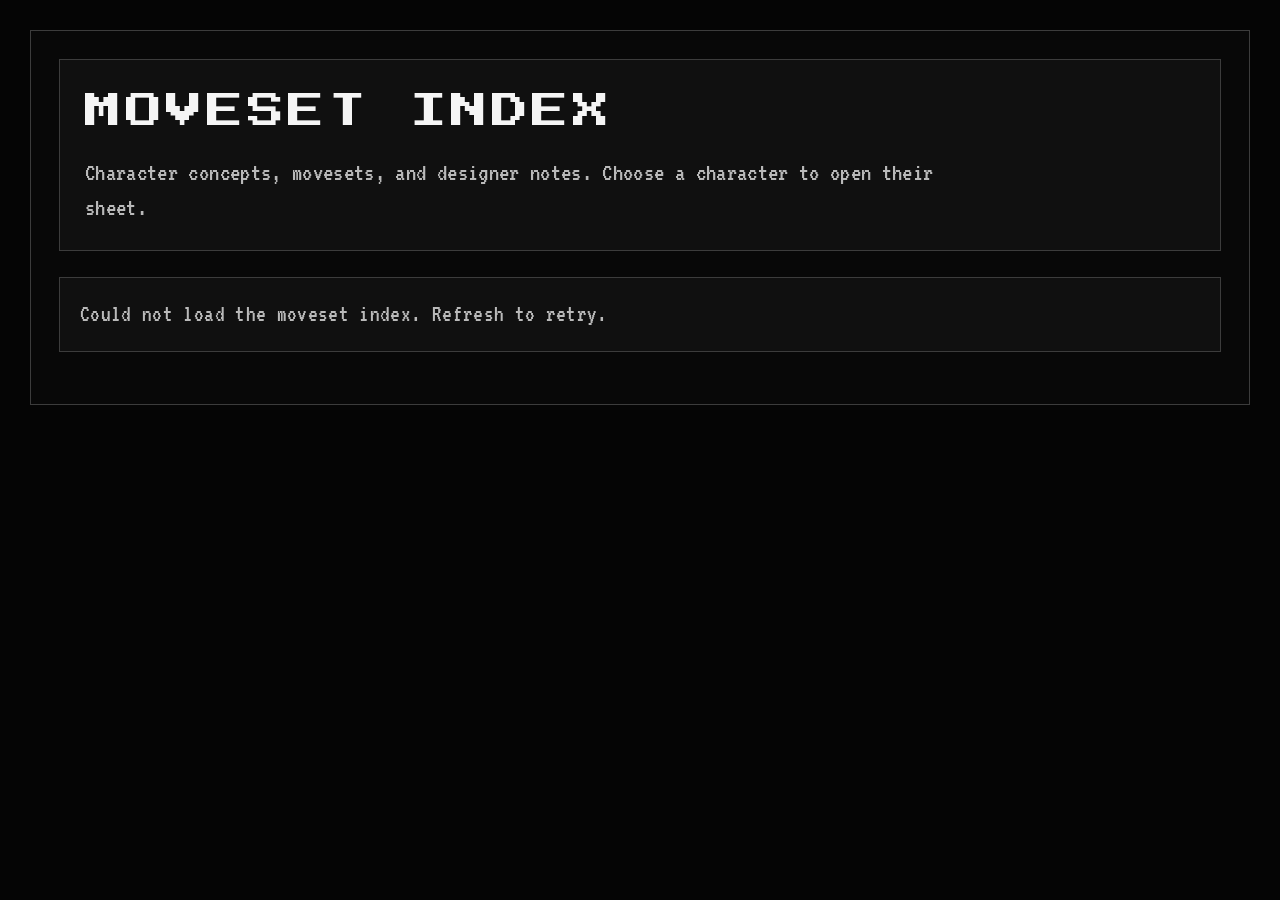
<file: index.html>
<!DOCTYPE html>
<html lang="en">
<head>
  <meta charset="UTF-8">
  <meta name="viewport" content="width=device-width, initial-scale=1.0">
  <title>Moveset Index</title>
  <!-- LINK PREVIEW: shown when this URL is shared in Discord or other sites.
       Keep these values in sync with the page title, description, and cover.
       Image and page URLs must be full public https:// URLs. -->
  <link rel="canonical" href="https://margeshy.github.io/geshy-concepts/index.html">
  <meta property="og:type" content="website">
  <meta property="og:site_name" content="Geshy Concepts">
  <meta property="og:title" content="Moveset Index">
  <meta property="og:description" content="Character concepts, movesets, and designer notes for Titan Bash and Shonen Unleashed.">
  <meta property="og:url" content="https://margeshy.github.io/geshy-concepts/index.html">
  <meta property="og:image" content="https://margeshy.github.io/geshy-concepts/rosters/Titan%20Bash/chars/kong/assets/kong-cover.png">
  <meta property="og:image:alt" content="Kong holding a glowing blue axe">
  <meta name="twitter:card" content="summary_large_image">
  <meta name="twitter:title" content="Moveset Index">
  <meta name="twitter:description" content="Character concepts, movesets, and designer notes for Titan Bash and Shonen Unleashed.">
  <meta name="twitter:image" content="https://margeshy.github.io/geshy-concepts/rosters/Titan%20Bash/chars/kong/assets/kong-cover.png">
  <meta name="twitter:image:alt" content="Kong holding a glowing blue axe">

  <meta name="description" content="Character concepts, movesets, and designer notes for Titan Bash and Shonen Unleashed.">
  <!-- Shared appearance: edit index.css. Character discovery: index.js. -->
  <link rel="stylesheet" href="index.css?v=2">
  <script src="index.js?v=2" defer></script>
</head>
<body>
  <main class="shell">
    <section class="intro">
      <h1>Moveset Index</h1>
      <p>Character concepts, movesets, and designer notes. Choose a character to open their sheet.</p>
    </section>

    <!-- Cards are read from each character’s index.html, including its cover and stats. -->
    <div id="game-list" aria-live="polite">
      <div class="empty-state">Loading movesets...</div>
    </div>
  </main>

  <noscript>Enable JavaScript to load the character list.</noscript>
</body>
</html>
</file>
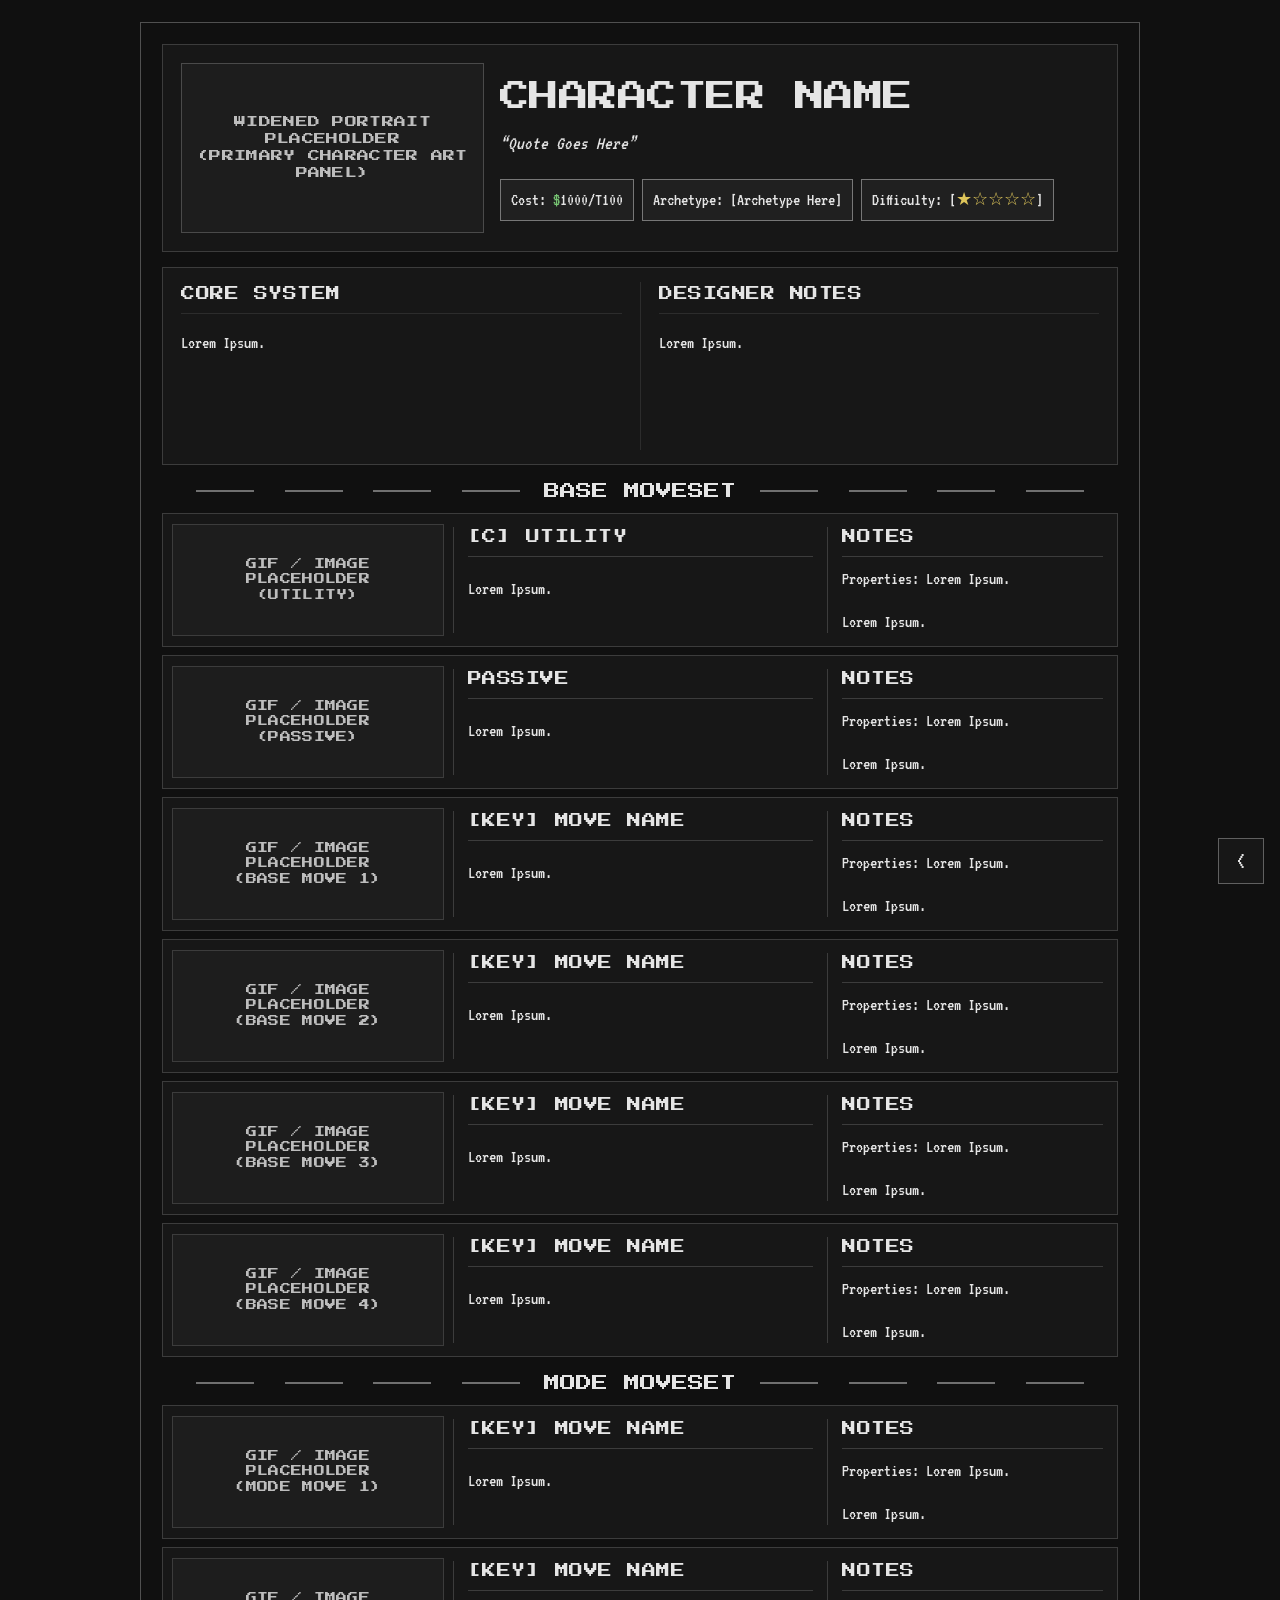
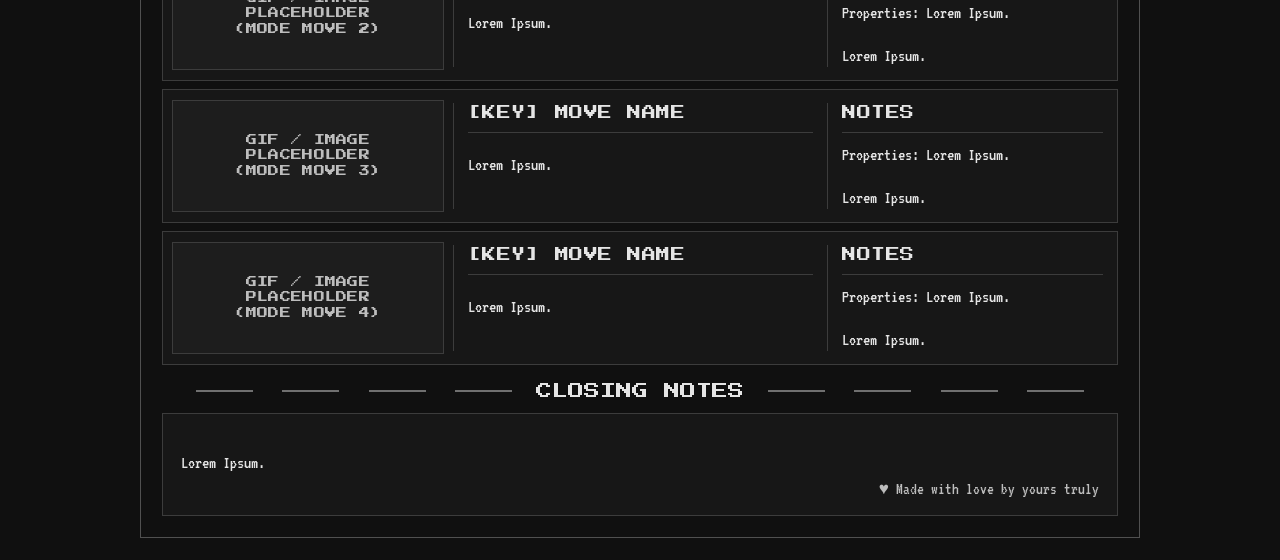
<file: templates/character/index.html>
<!DOCTYPE html>
<html lang="en">
  <!--
  HELLO! THIS IS YOUR CHARACTER SHEET.
  1. Open this file in a text editor. Save it, then refresh it in your browser.
  2. Words between tags are the text you can change:
  <p>Your words here.</p>
  Keep the tags (the parts inside < and >). Use &amp; for & and &lt; for <.
  3. Look for START and END labels. Copy, move, or delete a whole labeled box.
  Utility, passive, and attack boxes all belong inside a move-list.
  The list adds equal gaps automatically; deleted boxes leave no empty slots.
  4. Copy a whole labeled section to add a new section. Give its heading id and
  aria-labelledby the same NEW name, such as special-title. IDs must be unique.
  BOX COLORS: put box-base or box-mode on the whole attack box:
  <article class="move panel box-base"> or <article class="move panel box-mode">.
  One class colors its headings, NOTES heading, media frame, and borders.
  Paragraphs stay neutral. Change the box class when moving between movesets.
  Set --color-base / --border-base and --color-mode / --border-mode in styles.css.
  For individual text outside boxes, use color-accent, color-base, or color-mode.
  5. Put pictures, GIFs, videos, or songs in assets/. See MEDIA HELP below.
  6. Open styles.css for colors, fonts, spacing, and layout. No tools to install!
  Keep this HTML, styles.css, and assets/ together when moving the sheet.
  Comments like this one are little notes. They do not show on the page.
  -->
  <head>
    <meta charset="utf-8">
    <meta name="viewport" content="width=device-width, initial-scale=1">
    <meta name="description" content="Retro fighting-game character concept sheet.">
    <!-- Browser-tab name: edit the words below. -->
    <title>Character Name — Character Concept Sheet</title>
  <!-- LINK PREVIEW: before publishing, replace YOUR-GAME and YOUR-CHARACTER
       in the full URLs below, and set the title, description, and cover filename.
       Save a real cover in assets/cover.png. Social previews read these tags
       directly from this HTML; they do not run JavaScript. -->
  <meta property="og:type" content="website">
  <meta property="og:site_name" content="Geshy Concepts">
  <meta property="og:title" content="Character Name — Character Concept Sheet">
  <meta property="og:description" content="Write a short description of your character concept.">
  <!-- Uncomment after replacing the example paths:
  <meta property="og:url" content="https://margeshy.github.io/geshy-concepts/YOUR-GAME/chars/YOUR-CHARACTER/">
  <meta property="og:image" content="https://margeshy.github.io/geshy-concepts/YOUR-GAME/chars/YOUR-CHARACTER/assets/cover.png">
  <meta property="og:image:alt" content="Describe your character cover">
  -->
  <meta name="twitter:card" content="summary_large_image">
    <!-- Change colors, fonts, and spacing in styles.css. -->
    <link rel="stylesheet" href="styles.css">
  </head>
  <body>
    <!--
    MEDIA HELP: keep the surrounding div class="media" and replace its span.
    Picture or GIF: <img src="assets/my-picture.gif" alt="Describe the picture">
    Video: <video src="assets/my-video.mp4" controls playsinline></video>
    Song with its own player: <audio src="assets/my-song.mp3" controls></audio>
    Change each example filename to your file's name. Copy the tag to add media.
    For a side-by-side layout, use another whole box instead of squeezing media in.
    Delete the img/video/audio tag to remove it; add a span for placeholder words.
    Delete a move's media div, or empty it, to let its text fill the available width.
    To link other files, put <a href="assets/my-file.pdf">Open file</a> in a paragraph.
    Background music uses the separate MUSIC SOURCE near the end of this file.
    -->
    <main class="sheet">
      <!-- START CHARACTER HEADER: portrait, name, quote, cost, archetype, difficulty. -->
      <header class="character-header panel">
        <div class="media portrait">
          <!-- MEDIA: replace the whole span below; see MEDIA HELP at the top of body. -->
          <span>WIDENED PORTRAIT<br>PLACEHOLDER<br>(PRIMARY CHARACTER ART<br>PANEL)</span>
        </div>
        <div class="character-info">
          <!-- TEXT: edit the name, quote, and facts below. Update the star aria-label too. -->
          <h1 class="color-accent">CHARACTER NAME</h1>
          <p class="quote">“Quote Goes Here”</p>
          <div class="stats" aria-label="Character details">
            <div class="stat">Cost: <span class="currency">$</span>1000/T100</div>
            <div class="stat">Archetype: [Archetype Here]</div>
            <div class="stat">Difficulty: [<span class="difficulty" aria-label="1 out of 5 stars">★☆☆☆☆</span>]</div>
          </div>
        </div>
      </header>
      <!-- END CHARACTER HEADER -->
      <!-- START OVERVIEW: edit the headings and paragraphs in the two columns. -->
      <section class="overview panel" aria-label="Overview">
        <div class="overview-column">
          <h3 class="color-accent">CORE SYSTEM</h3>
          <p>Lorem Ipsum.</p>
        </div>
        <div class="overview-column">
          <h3 class="color-accent">DESIGNER NOTES</h3>
          <p>Lorem Ipsum.</p>
        </div>
      </section>
      <!-- END OVERVIEW -->
      <!-- START BASE SECTION: copy through the matching END label. -->
      <section aria-labelledby="base-title">
        <div class="section-title">
          <span class="segments" aria-hidden="true"><i></i><i></i><i></i><i></i></span>
          <h2 id="base-title" class="color-base">BASE MOVESET</h2>
          <span class="segments" aria-hidden="true"><i></i><i></i><i></i><i></i></span>
        </div>
        <!-- Keep all attack boxes inside this list. It spaces them automatically.
             Delete a whole START BOX through END BOX to close the gap.
             Paste a copied box before another START BOX or after an END BOX.
             Keep the list's opening and closing div tags. -->
        <div class="move-list">
          <!-- START BOX: UTILITY. Copy, move, or delete through END BOX. -->
          <article class="move panel box-base" aria-label="UTILITY">
            <div class="media ">
              <!-- MEDIA: replace the whole span below; see MEDIA HELP at the top of body. -->
              <span>GIF / IMAGE<br>PLACEHOLDER<br>(UTILITY)</span>
            </div>
            <div class="move-copy">
              <!-- TEXT: move name and description. Add another p for another paragraph. -->
              <h3>[C] UTILITY</h3>
              <div class="move-body">
              <p>Lorem Ipsum.</p>
                          </div>
            </div>
            <aside class="move-notes" aria-label="Move notes">
              <h3>NOTES</h3>
              <div class="move-body">
              <p>Properties: Lorem Ipsum.</p>
              <p>Lorem Ipsum.</p>
                          </div>
            </aside>
          </article>
          <!-- END BOX: UTILITY -->
          <!-- START BOX: PASSIVE. Copy, move, or delete through END BOX. -->
          <article class="move panel box-base" aria-label="PASSIVE">
            <div class="media ">
              <!-- MEDIA: replace the whole span below; see MEDIA HELP at the top of body. -->
              <span>GIF / IMAGE<br>PLACEHOLDER<br>(PASSIVE)</span>
            </div>
            <div class="move-copy">
              <!-- TEXT: move name and description. Add another p for another paragraph. -->
              <h3>PASSIVE</h3>
              <div class="move-body">
              <p>Lorem Ipsum.</p>
                          </div>
            </div>
            <aside class="move-notes" aria-label="Move notes">
              <h3>NOTES</h3>
              <div class="move-body">
              <p>Properties: Lorem Ipsum.</p>
              <p>Lorem Ipsum.</p>
                          </div>
            </aside>
          </article>
          <!-- END BOX: PASSIVE -->
          <!-- START BOX: Base Move 1. Copy, move, or delete through END BOX. -->
          <article class="move panel box-base" aria-label="Base Move 1">
            <div class="media ">
              <!-- MEDIA: replace the whole span below; see MEDIA HELP at the top of body. -->
              <span>GIF / IMAGE<br>PLACEHOLDER<br>(BASE MOVE 1)</span>
            </div>
            <div class="move-copy">
              <!-- TEXT: move name and description. Add another p for another paragraph. -->
              <h3>[KEY] MOVE NAME</h3>
              <div class="move-body">
              <p>Lorem Ipsum.</p>
                          </div>
            </div>
            <aside class="move-notes" aria-label="Move notes">
              <h3>NOTES</h3>
              <div class="move-body">
              <p>Properties: Lorem Ipsum.</p>
              <p>Lorem Ipsum.</p>
                          </div>
            </aside>
          </article>
          <!-- END BOX: Base Move 1 -->
          <!-- START BOX: Base Move 2. Copy, move, or delete through END BOX. -->
          <article class="move panel box-base" aria-label="Base Move 2">
            <div class="media ">
              <!-- MEDIA: replace the whole span below; see MEDIA HELP at the top of body. -->
              <span>GIF / IMAGE<br>PLACEHOLDER<br>(BASE MOVE 2)</span>
            </div>
            <div class="move-copy">
              <!-- TEXT: move name and description. Add another p for another paragraph. -->
              <h3>[KEY] MOVE NAME</h3>
              <div class="move-body">
              <p>Lorem Ipsum.</p>
                          </div>
            </div>
            <aside class="move-notes" aria-label="Move notes">
              <h3>NOTES</h3>
              <div class="move-body">
              <p>Properties: Lorem Ipsum.</p>
              <p>Lorem Ipsum.</p>
                          </div>
            </aside>
          </article>
          <!-- END BOX: Base Move 2 -->
          <!-- START BOX: Base Move 3. Copy, move, or delete through END BOX. -->
          <article class="move panel box-base" aria-label="Base Move 3">
            <div class="media ">
              <!-- MEDIA: replace the whole span below; see MEDIA HELP at the top of body. -->
              <span>GIF / IMAGE<br>PLACEHOLDER<br>(BASE MOVE 3)</span>
            </div>
            <div class="move-copy">
              <!-- TEXT: move name and description. Add another p for another paragraph. -->
              <h3>[KEY] MOVE NAME</h3>
              <div class="move-body">
              <p>Lorem Ipsum.</p>
                          </div>
            </div>
            <aside class="move-notes" aria-label="Move notes">
              <h3>NOTES</h3>
              <div class="move-body">
              <p>Properties: Lorem Ipsum.</p>
              <p>Lorem Ipsum.</p>
                          </div>
            </aside>
          </article>
          <!-- END BOX: Base Move 3 -->
          <!-- START BOX: Base Move 4. Copy, move, or delete through END BOX. -->
          <article class="move panel box-base" aria-label="Base Move 4">
            <div class="media ">
              <!-- MEDIA: replace the whole span below; see MEDIA HELP at the top of body. -->
              <span>GIF / IMAGE<br>PLACEHOLDER<br>(BASE MOVE 4)</span>
            </div>
            <div class="move-copy">
              <!-- TEXT: move name and description. Add another p for another paragraph. -->
              <h3>[KEY] MOVE NAME</h3>
              <div class="move-body">
              <p>Lorem Ipsum.</p>
                          </div>
            </div>
            <aside class="move-notes" aria-label="Move notes">
              <h3>NOTES</h3>
              <div class="move-body">
              <p>Properties: Lorem Ipsum.</p>
              <p>Lorem Ipsum.</p>
                          </div>
            </aside>
          </article>
          <!-- END BOX: Base Move 4 -->
        </div>
      </section>
      <!-- END BASE SECTION -->
      <!-- START MODE SECTION: copy through the matching END label. -->
      <section aria-labelledby="mode-title">
        <div class="section-title">
          <span class="segments" aria-hidden="true"><i></i><i></i><i></i><i></i></span>
          <h2 id="mode-title" class="color-mode">MODE MOVESET</h2>
          <span class="segments" aria-hidden="true"><i></i><i></i><i></i><i></i></span>
        </div>
        <div class="move-list">
          <!-- START BOX: Mode Move 1. Copy, move, or delete through END BOX. -->
          <article class="move panel box-mode" aria-label="Mode Move 1">
            <div class="media ">
              <!-- MEDIA: replace the whole span below; see MEDIA HELP at the top of body. -->
              <span>GIF / IMAGE<br>PLACEHOLDER<br>(MODE MOVE 1)</span>
            </div>
            <div class="move-copy">
              <!-- TEXT: move name and description. Add another p for another paragraph. -->
              <h3>[KEY] MOVE NAME</h3>
              <div class="move-body">
              <p>Lorem Ipsum.</p>
                          </div>
            </div>
            <aside class="move-notes" aria-label="Move notes">
              <h3>NOTES</h3>
              <div class="move-body">
              <p>Properties: Lorem Ipsum.</p>
              <p>Lorem Ipsum.</p>
                          </div>
            </aside>
          </article>
          <!-- END BOX: Mode Move 1 -->
          <!-- START BOX: Mode Move 2. Copy, move, or delete through END BOX. -->
          <article class="move panel box-mode" aria-label="Mode Move 2">
            <div class="media ">
              <!-- MEDIA: replace the whole span below; see MEDIA HELP at the top of body. -->
              <span>GIF / IMAGE<br>PLACEHOLDER<br>(MODE MOVE 2)</span>
            </div>
            <div class="move-copy">
              <!-- TEXT: move name and description. Add another p for another paragraph. -->
              <h3>[KEY] MOVE NAME</h3>
              <div class="move-body">
              <p>Lorem Ipsum.</p>
                          </div>
            </div>
            <aside class="move-notes" aria-label="Move notes">
              <h3>NOTES</h3>
              <div class="move-body">
              <p>Properties: Lorem Ipsum.</p>
              <p>Lorem Ipsum.</p>
                          </div>
            </aside>
          </article>
          <!-- END BOX: Mode Move 2 -->
          <!-- START BOX: Mode Move 3. Copy, move, or delete through END BOX. -->
          <article class="move panel box-mode" aria-label="Mode Move 3">
            <div class="media ">
              <!-- MEDIA: replace the whole span below; see MEDIA HELP at the top of body. -->
              <span>GIF / IMAGE<br>PLACEHOLDER<br>(MODE MOVE 3)</span>
            </div>
            <div class="move-copy">
              <!-- TEXT: move name and description. Add another p for another paragraph. -->
              <h3>[KEY] MOVE NAME</h3>
              <div class="move-body">
              <p>Lorem Ipsum.</p>
                          </div>
            </div>
            <aside class="move-notes" aria-label="Move notes">
              <h3>NOTES</h3>
              <div class="move-body">
              <p>Properties: Lorem Ipsum.</p>
              <p>Lorem Ipsum.</p>
                          </div>
            </aside>
          </article>
          <!-- END BOX: Mode Move 3 -->
          <!-- START BOX: Mode Move 4. Copy, move, or delete through END BOX. -->
          <article class="move panel box-mode" aria-label="Mode Move 4">
            <div class="media ">
              <!-- MEDIA: replace the whole span below; see MEDIA HELP at the top of body. -->
              <span>GIF / IMAGE<br>PLACEHOLDER<br>(MODE MOVE 4)</span>
            </div>
            <div class="move-copy">
              <!-- TEXT: move name and description. Add another p for another paragraph. -->
              <h3>[KEY] MOVE NAME</h3>
              <div class="move-body">
              <p>Lorem Ipsum.</p>
                          </div>
            </div>
            <aside class="move-notes" aria-label="Move notes">
              <h3>NOTES</h3>
              <div class="move-body">
              <p>Properties: Lorem Ipsum.</p>
              <p>Lorem Ipsum.</p>
                          </div>
            </aside>
          </article>
          <!-- END BOX: Mode Move 4 -->
        </div>
      </section>
      <!-- END MODE SECTION -->
      <!-- START CLOSING SECTION: copy through the matching END label. -->
      <section aria-labelledby="closing-title">
        <div class="section-title">
          <span class="segments" aria-hidden="true"><i></i><i></i><i></i><i></i></span>
          <h2 id="closing-title" class="color-accent">CLOSING NOTES</h2>
          <span class="segments" aria-hidden="true"><i></i><i></i><i></i><i></i></span>
        </div>
        <div class="closing panel">
          <p>Lorem Ipsum.</p>
          <footer class="signature">♥ Made with love by yours truly</footer>
        </div>
      </section>
      <!-- END CLOSING SECTION -->
    </main>
    <!-- MUSIC: starts collapsed. Click the arrow to show the player.
         To add a song, edit the source src below, e.g. assets/theme.mp3.
         Closing the panel keeps music playing. Pause it in the player to stop. -->
    <details class="music-panel">
      <summary aria-label="Expand or collapse music player">
        <span class="music-expand" aria-hidden="true">&lt;</span>
        <span class="music-collapse" aria-hidden="true">&gt;</span>
      </summary>
      <div class="music-content">
        <button id="music-play" type="button" aria-controls="music" aria-pressed="false">Play</button>
        <label for="music-volume">Vol</label>
        <input id="music-volume" type="range" min="0" max="1" step="0.05" value="1" aria-label="Music volume">
        <span id="music-message" role="status"></span>
        <audio id="music" hidden aria-label="Background music" loop preload="none"><source src="" type="audio/mpeg"></audio>
      </div>
    </details>

    <script>
      // Music controls: the song path stays in the audio source above.
      const music = document.getElementById('music');
      const play = document.getElementById('music-play');
      const volume = document.getElementById('music-volume');
      const message = document.getElementById('music-message');
      volume.addEventListener('input', () => { music.volume = Number(volume.value); });
      music.volume = Number(volume.value);
      function updatePlayback() {
        play.textContent = music.paused ? 'Play' : 'Pause';
        play.setAttribute('aria-pressed', String(!music.paused));
      }
      music.addEventListener('play', updatePlayback);
      music.addEventListener('pause', updatePlayback);
      play.addEventListener('click', async () => {
        if (!music.paused) { music.pause(); return; }
        message.textContent = '';
        if (!music.querySelector('source').getAttribute('src').trim()) {
          message.textContent = 'No song added yet.';
          return;
        }
        try { await music.play(); }
        catch { message.textContent = 'Could not play this song.'; }
      });
    </script>
  </body>
</html>
</file>
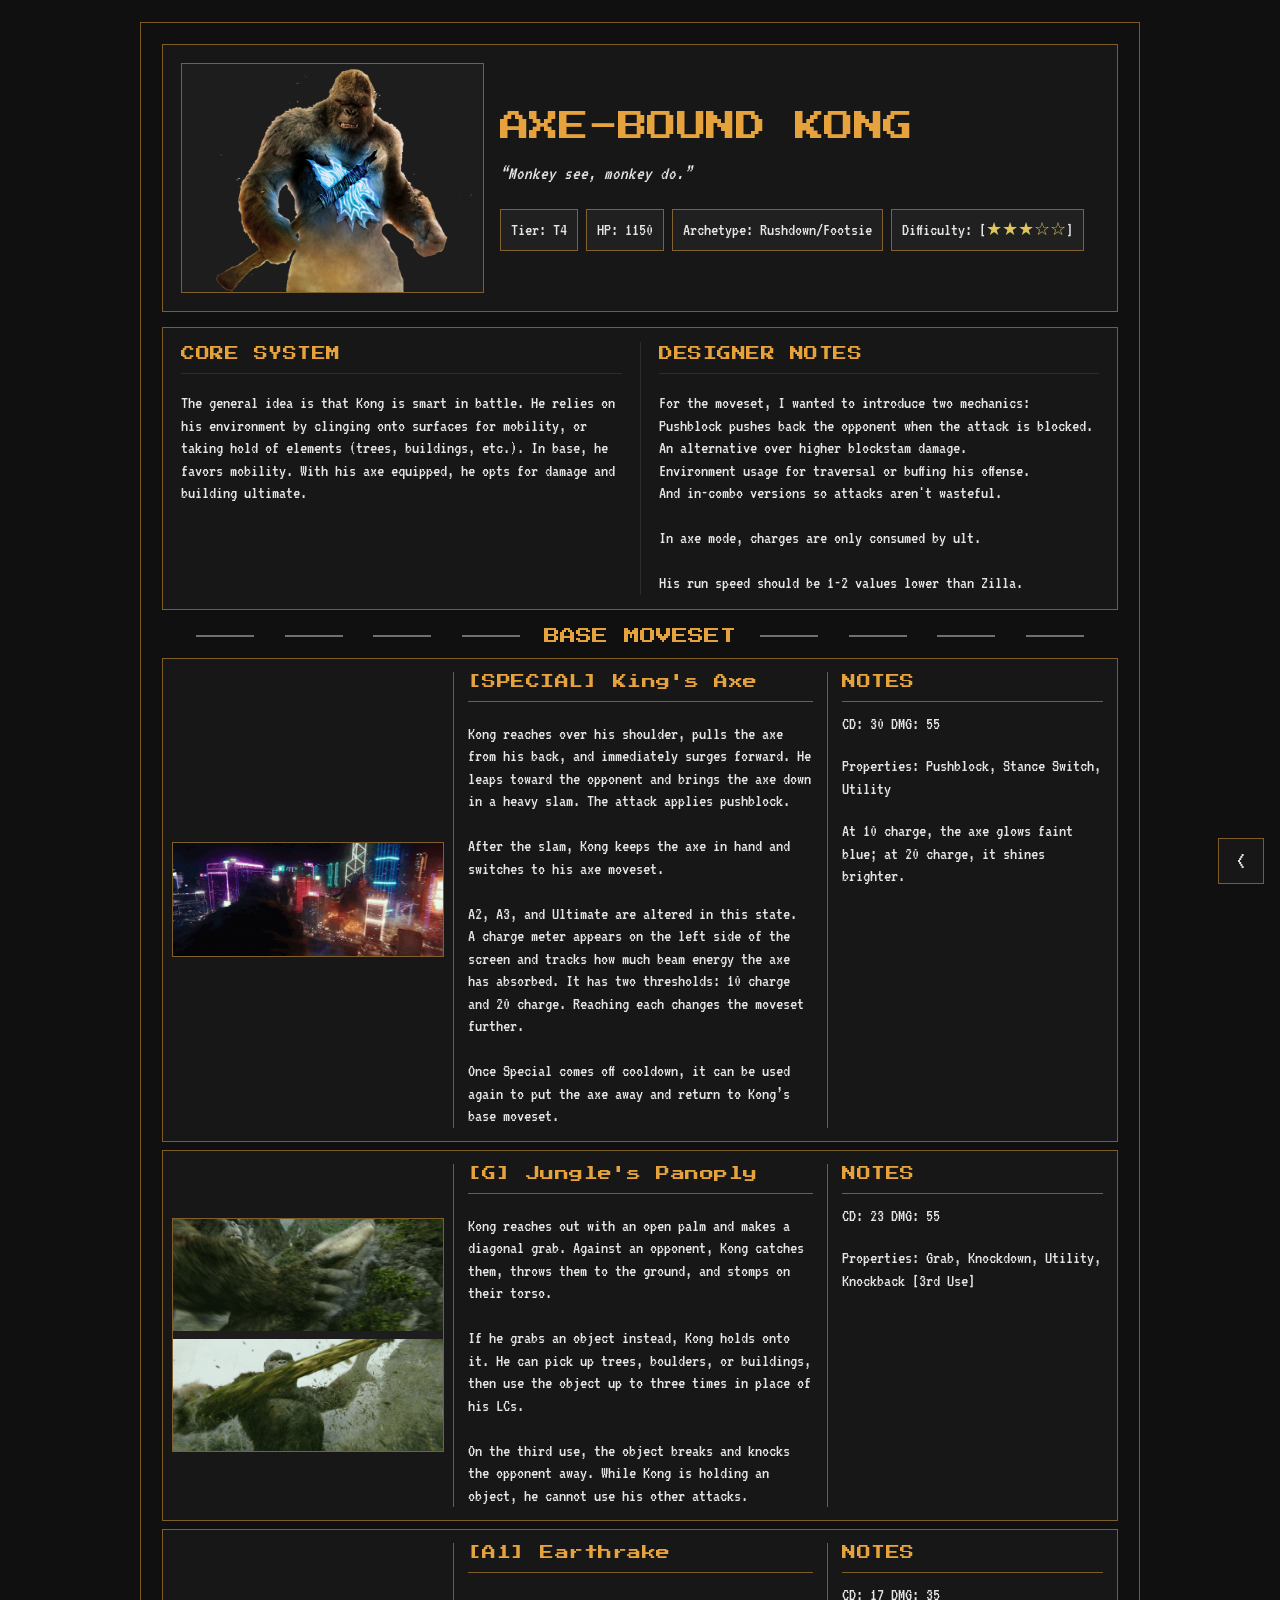
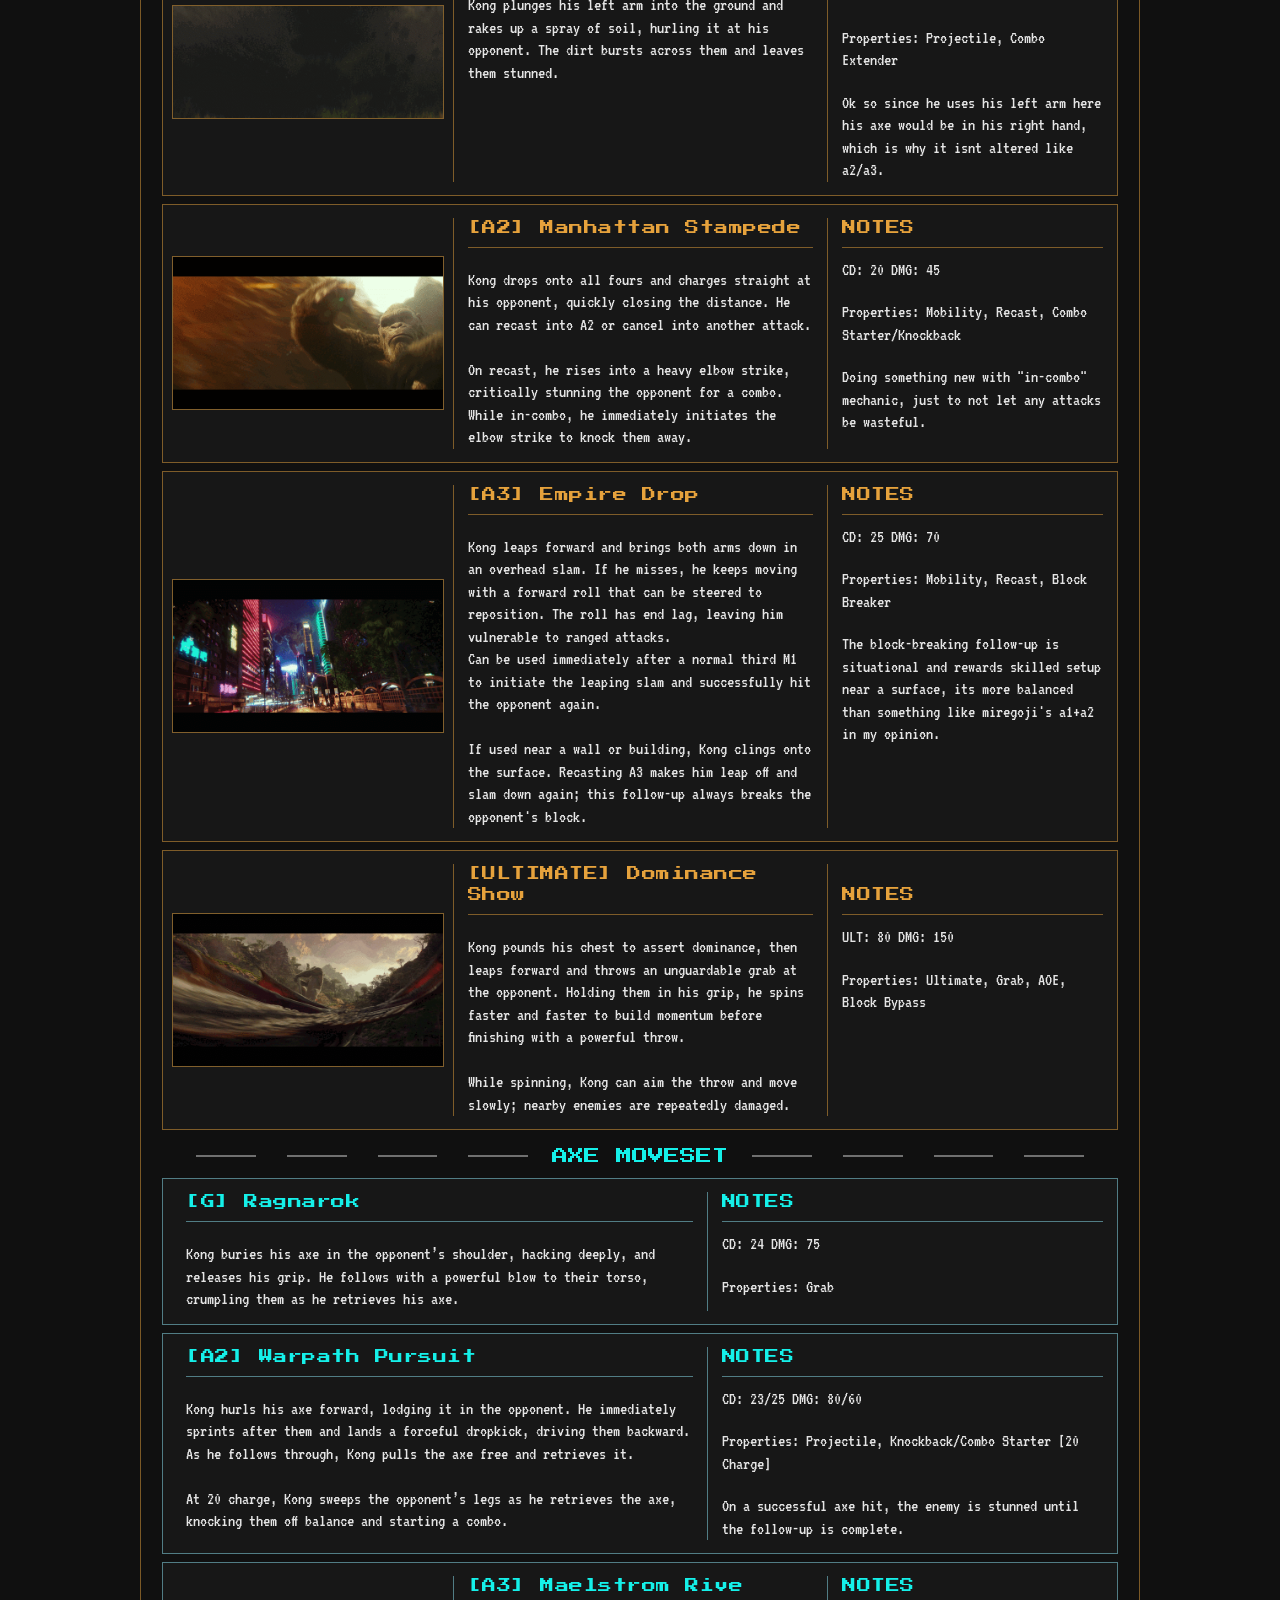
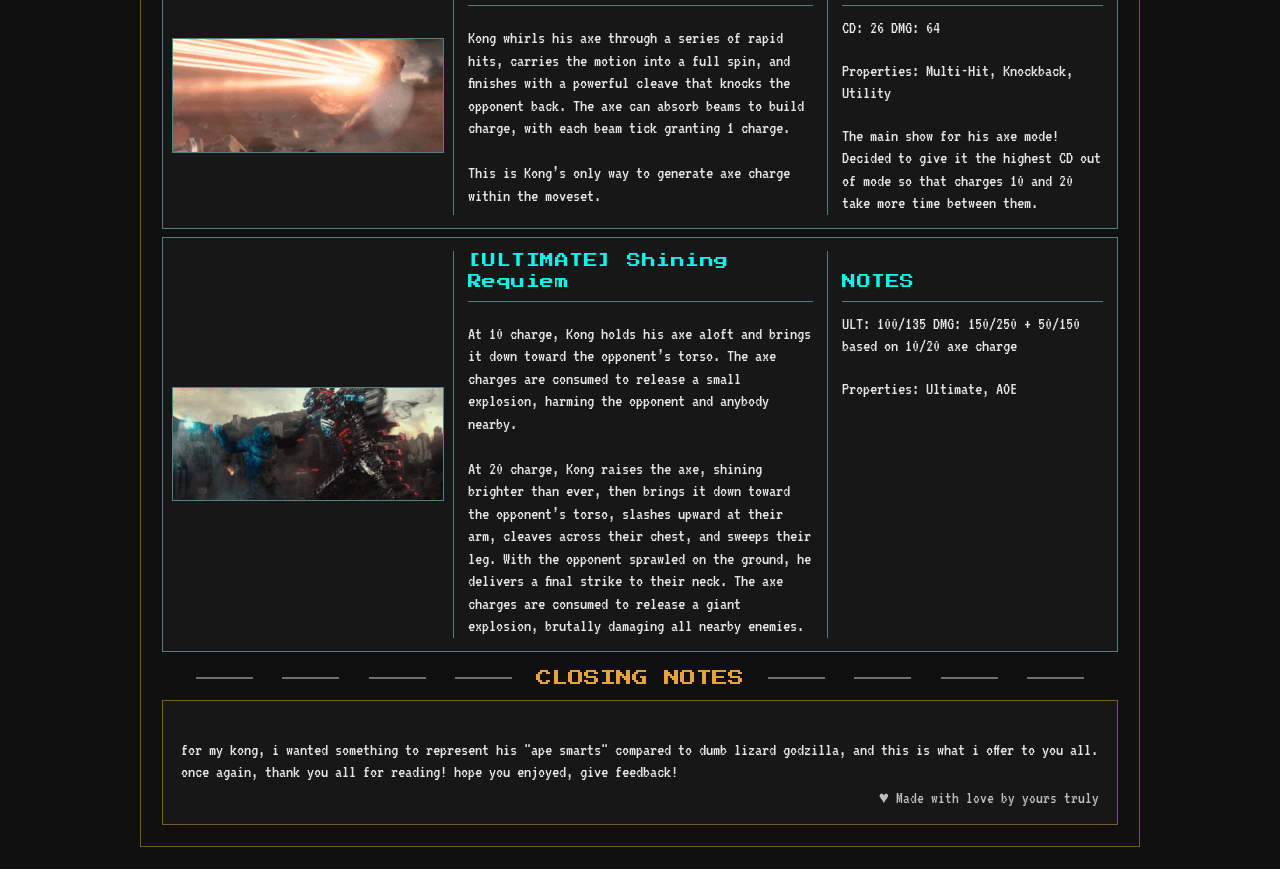
<file: Titan Bash/chars/kong/index.html>
<!DOCTYPE html>
<html lang="en">
  <head>
    <meta charset="utf-8">
    <meta name="viewport" content="width=device-width, initial-scale=1">
    <meta name="description" content="Character concept and moveset design for Kong in Titan Bash.">
    <!-- Browser-tab name: edit the words below. -->
    <title>Axe-Bound Kong - TB</title>
    <link rel="canonical" href="https://margeshy.github.io/geshy-concepts/Titan%20Bash/chars/kong/">
    <meta property="og:type" content="website">
    <meta property="og:site_name" content="Geshy Concepts">
    <meta property="og:title" content="Axe-Bound Kong - Titan Bash Moveset">
    <meta property="og:description" content="Character concept and moveset design for Kong in Titan Bash.">
    <meta property="og:url" content="https://margeshy.github.io/geshy-concepts/Titan%20Bash/chars/kong/">
    <meta property="og:image" content="https://margeshy.github.io/geshy-concepts/Titan%20Bash/chars/kong/assets/kong-cover.png">
    <meta property="og:image:alt" content="Kong holding his glowing blue axe">
    <meta name="twitter:card" content="summary_large_image">
    <meta name="twitter:title" content="Axe-Bound Kong - Titan Bash Moveset">
    <meta name="twitter:description" content="Character concept and moveset design for Kong in Titan Bash.">
    <meta name="twitter:image" content="https://margeshy.github.io/geshy-concepts/Titan%20Bash/chars/kong/assets/kong-cover.png">
    <meta name="twitter:image:alt" content="Kong holding his glowing blue axe">
    <!-- Change colors, fonts, and spacing in styles.css. -->
    <link rel="stylesheet" href="styles.css">
  </head>
  <body>
    <main class="sheet">
      <!-- START CHARACTER HEADER: portrait, name, quote, cost, archetype, difficulty. -->
      <header class="character-header panel">
        <div class="media portrait">
          <!-- MEDIA: replace the whole span below; see MEDIA HELP at the top of body. -->
          <img src="assets/kong-cover.png" alt="Kong holding his glowing blue axe">
        </div>
        <div class="character-info">
          <!-- TEXT: edit the name, quote, and facts below. Update the star aria-label too. -->
          <h1 class="color-accent">AXE-BOUND KONG</h1>
          <p class="quote">“Monkey see, monkey do.”</p>
          <div class="stats" aria-label="Character details">
            <div class="stat">Tier: T4</div>
            <div class="stat">HP: 1150</div>
            <div class="stat">Archetype: Rushdown/Footsie</div>
            <div class="stat">Difficulty: [<span class="difficulty" aria-label="3 out of 5 stars">★★★☆☆</span>]</div>
          </div>
        </div>
      </header>
      <!-- END CHARACTER HEADER -->
      <!-- START OVERVIEW: edit the headings and paragraphs in the two columns. -->
      <section class="overview panel" aria-label="Overview">
        <div class="overview-column">
          <h3 class="color-accent">CORE SYSTEM</h3>
          <p>The general idea is that Kong is smart in battle. He relies on his environment by clinging onto surfaces for mobility, or taking hold of elements (trees, buildings, etc.). In base, he favors mobility. With his axe equipped, he opts for damage and building ultimate.</p>
        </div>
        <div class="overview-column">
          <h3 class="color-accent">DESIGNER NOTES</h3>
          <p>For the moveset, I wanted to introduce two mechanics:<br>Pushblock pushes back the opponent when the attack is blocked. An alternative over higher blockstam damage.<br>Environment usage for traversal or buffing his offense.<br>And in-combo versions so attacks aren't wasteful.<br><br>In axe mode, charges are only consumed by ult.<br><br>His run speed should be 1-2 values lower than Zilla.</p>
        </div>
      </section>
      <!-- END OVERVIEW -->
      <!-- START BASE SECTION: copy through the matching END label. -->
      <section aria-labelledby="base-title">
        <div class="section-title">
          <span class="segments" aria-hidden="true"><i></i><i></i><i></i><i></i></span>
          <h2 id="base-title" class="color-base">BASE MOVESET</h2>
          <span class="segments" aria-hidden="true"><i></i><i></i><i></i><i></i></span>
        </div>
        <div class="move-list">
          <!-- START BOX: UTILITY. Copy, move, or delete through END BOX. -->
          <article class="move panel box-base" aria-label="UTILITY">
            <div class="media ">
              <!-- MEDIA: replace the whole span below; see MEDIA HELP at the top of body. -->
              <img src="assets/special_attack.gif" alt="Kong leaps forward and slams down while equipping his axe">
            </div>
            <div class="move-copy">
              <!-- TEXT: move name and description. Add another p for another paragraph. -->
              <h3>[SPECIAL] King's Axe</h3>
              <div class="move-body">
              <p>Kong reaches over his shoulder, pulls the axe from his back, and immediately surges forward. He leaps toward the opponent and brings the axe down in a heavy slam. The attack applies pushblock.<br><br>After the slam, Kong keeps the axe in hand and switches to his axe moveset.<br><br>A2, A3, and Ultimate are altered in this state.<br>A charge meter appears on the left side of the screen and tracks how much beam energy the axe has absorbed. It has two thresholds: 10 charge and 20 charge. Reaching each changes the moveset further.<br><br>Once Special comes off cooldown, it can be used again to put the axe away and return to Kong’s base moveset. </p>
                          </div>
            </div>
            <aside class="move-notes" aria-label="Move notes">
              <h3>NOTES</h3>
              <div class="move-body">
              <p>CD: 30 DMG: 55</p>
              <p>Properties: Pushblock, Stance Switch, Utility</p>
              <p>At 10 charge, the axe glows faint blue; at 20 charge, it shines brighter.</p>
                          </div>
            </aside>
          </article>
          <!-- END BOX: UTILITY -->
          <!-- START BOX: Base Grab. Copy, move, or delete through END BOX. -->
          <article class="move panel box-base" aria-label="Base Grab">
            <div class="media media-pair">
              <!-- MEDIA: replace the whole span below; see MEDIA HELP at the top of body. -->
              <img src="assets/base_g.gif" alt="Kong catches an opponent and throws them down">
              <img src="assets/base_g_2.gif" alt="Kong picks up and wields a log as an environmental weapon">
            </div>
            <div class="move-copy">
              <!-- TEXT: move name and description. Add another p for another paragraph. -->
              <h3>[G] Jungle's Panoply</h3>
              <div class="move-body">
              <p>Kong reaches out with an open palm and makes a diagonal grab. Against an opponent, Kong catches them, throws them to the ground, and stomps on their torso.<br><br>If he grabs an object instead, Kong holds onto it. He can pick up trees, boulders, or buildings, then use the object up to three times in place of his LCs.<br><br>On the third use, the object breaks and knocks the opponent away. While Kong is holding an object, he cannot use his other attacks.</p>
                          </div>
            </div>
            <aside class="move-notes" aria-label="Move notes">
              <h3>NOTES</h3>
              <div class="move-body">
              <p>CD: 23 DMG: 55 </p>
              <p>Properties: Grab, Knockdown, Utility, Knockback [3rd Use]</p>
                          </div>
            </aside>
          </article>
          <!-- END BOX: Base Grab -->
          <!-- START BOX: A1 Earthrake. Copy, move, or delete through END BOX. -->
          <article class="move panel box-base" aria-label="A1 Earthrake">
            <div class="media ">
              <!-- MEDIA: replace the whole span below; see MEDIA HELP at the top of body. -->
              <img src="assets/base_a1.gif" alt="Kong rakes up soil and hurls it at his opponent">
            </div>
            <div class="move-copy">
              <!-- TEXT: move name and description. Add another p for another paragraph. -->
              <h3>[A1] Earthrake</h3>
              <div class="move-body">
              <p>Kong plunges his left arm into the ground and rakes up a spray of soil, hurling it at his opponent. The dirt bursts across them and leaves them stunned.</p>
                          </div>
            </div>
            <aside class="move-notes" aria-label="Move notes">
              <h3>NOTES</h3>
              <div class="move-body">
              <p>CD: 17 DMG: 35 </p>
              <p>Properties: Projectile, Combo Extender</p>
              <p>Ok so since he uses his left arm here his axe would be in his right hand, which is why it isnt altered like a2/a3.</p>
                          </div>
            </aside>
          </article>
          <!-- END BOX: A1 Earthrake -->
          <!-- START BOX: A2 Manhattan Stampede. Copy, move, or delete through END BOX. -->
          <article class="move panel box-base" aria-label="A2 Manhattan Stampede">
            <div class="media ">
              <!-- MEDIA: replace the whole span below; see MEDIA HELP at the top of body. -->
              <img src="assets/base_a2.gif" alt="Kong charges on all fours, then follows up with an elbow and headbutt">
            </div>
            <div class="move-copy">
              <!-- TEXT: move name and description. Add another p for another paragraph. -->
              <h3>[A2] Manhattan Stampede</h3>
              <div class="move-body">
              <p>Kong drops onto all fours and charges straight at his opponent, quickly closing the distance. He can recast into A2 or cancel into another attack.<br><br>On recast, he rises into a heavy elbow strike, critically stunning the opponent for a combo.<br>While in-combo, he immediately initiates the elbow strike to knock them away.</p>
                          </div>
            </div>
            <aside class="move-notes" aria-label="Move notes">
              <h3>NOTES</h3>
              <div class="move-body">
              <p>CD: 20 DMG: 45 </p>
              <p>Properties: Mobility, Recast, Combo Starter/Knockback</p>
              <p>Doing something new with "in-combo" mechanic, just to not let any attacks be wasteful.</p>
                          </div>
            </aside>
          </article>
          <!-- END BOX: A2 Manhattan Stampede -->
          <!-- START BOX: A3 Empire Drop. Copy, move, or delete through END BOX. -->
          <article class="move panel box-base" aria-label="A3 Empire Drop">
            <div class="media ">
              <!-- MEDIA: replace the whole span below; see MEDIA HELP at the top of body. -->
              <img src="assets/base_a3_mobile.gif" alt="Kong leaps into an overhead slam and rolls forward">
            </div>
            <div class="move-copy">
              <!-- TEXT: move name and description. Add another p for another paragraph. -->
              <h3>[A3] Empire Drop</h3>
              <div class="move-body">
              <p>Kong leaps forward and brings both arms down in an overhead slam. If he misses, he keeps moving with a forward roll that can be steered to reposition. The roll has end lag, leaving him vulnerable to ranged attacks.<br>Can be used immediately after a normal third M1 to initiate the leaping slam and successfully hit the opponent again.<br><br>If used near a wall or building, Kong clings onto the surface. Recasting A3 makes him leap off and slam down again; this follow-up always breaks the opponent's block.</p>
                          </div>
            </div>
            <aside class="move-notes" aria-label="Move notes">
              <h3>NOTES</h3>
              <div class="move-body">
              <p>CD: 25 DMG: 70 </p>
              <p>Properties: Mobility, Recast, Block Breaker</p>
              <p>The block-breaking follow-up is situational and rewards skilled setup near a surface, its more balanced than something like miregoji's a1+a2 in my opinion.</p>
                          </div>
            </aside>
          </article>
          <!-- END BOX: A3 Empire Drop -->
          <!-- START BOX: Base Ultimate. Copy, move, or delete through END BOX. -->
          <article class="move panel box-base" aria-label="Base Ultimate Dominance Show">
            <div class="media ">
              <!-- MEDIA: replace the whole span below; see MEDIA HELP at the top of body. -->
              <img src="assets/base_ult.gif" alt="Kong spins with his opponent before finishing with a throw">
            </div>
            <div class="move-copy">
              <!-- TEXT: move name and description. Add another p for another paragraph. -->
              <h3>[ULTIMATE] Dominance Show</h3>
              <div class="move-body">
              <p>Kong pounds his chest to assert dominance, then leaps forward and throws an unguardable grab at the opponent. Holding them in his grip, he spins faster and faster to build momentum before finishing with a powerful throw.<br><br>While spinning, Kong can aim the throw and move slowly; nearby enemies are repeatedly damaged.</p>
                          </div>
            </div>
            <aside class="move-notes" aria-label="Move notes">
              <h3>NOTES</h3>
              <div class="move-body">
              <p>ULT: 80 DMG: 150 </p>
              <p>Properties: Ultimate, Grab, AOE, Block Bypass</p>
                          </div>
            </aside>
          </article>
          <!-- END BOX: Base Ultimate -->
        </div>
      </section>
      <!-- END BASE SECTION -->
      <!-- START AXE SECTION: moves available while Kong has his axe equipped. -->
      <section aria-labelledby="axe-title">
        <div class="section-title">
          <span class="segments" aria-hidden="true"><i></i><i></i><i></i><i></i></span>
          <h2 id="axe-title" class="color-mode">AXE MOVESET</h2>
          <span class="segments" aria-hidden="true"><i></i><i></i><i></i><i></i></span>
        </div>
        <div class="move-list">
          <!-- START BOX: Ragnarok -->
          <article class="move panel box-mode" aria-label="Ragnarok">
            <div class="move-copy">
              <h3>[G] Ragnarok</h3>
              <div class="move-body">
              <p>Kong buries his axe in the opponent’s shoulder, hacking deeply, and releases his grip. He follows with a powerful blow to their torso, crumpling them as he retrieves his axe.</p>
                          </div>
            </div>
            <aside class="move-notes" aria-label="Move notes">
              <h3>NOTES</h3>
              <div class="move-body">
              <p>CD: 24 DMG: 75 </p>
              <p>Properties: Grab</p>
                          </div>
            </aside>
          </article>
          <!-- END BOX: Ragnarok -->
          <!-- START BOX: Warpath Pursuit -->
          <article class="move panel box-mode" aria-label="Axe A2 Warpath Pursuit">
            <div class="move-copy">
              <h3>[A2] Warpath Pursuit</h3>
              <div class="move-body">
              <p>Kong hurls his axe forward, lodging it in the opponent. He immediately sprints after them and lands a forceful dropkick, driving them backward. As he follows through, Kong pulls the axe free and retrieves it.<br><br>At 20 charge, Kong sweeps the opponent’s legs as he retrieves the axe, knocking them off balance and starting a combo.</p>
                          </div>
            </div>
            <aside class="move-notes" aria-label="Move notes">
              <h3>NOTES</h3>
              <div class="move-body">
              <p>CD: 23/25 DMG: 80/60 </p>
              <p>Properties: Projectile, Knockback/Combo Starter [20 Charge]</p>
              <p>On a successful axe hit, the enemy is stunned until the follow-up is complete.</p>
            </div>
            </aside>
          </article>
          <!-- END BOX: Warpath Pursuit -->
          <!-- START BOX: Maelstrom Rive -->
          <article class="move panel box-mode" aria-label="Axe A3 Maelstrom Rive">
            <div class="media">
              <img src="assets/axe_a3.gif" alt="Kong spins with his axe and finishes with a cleave">
            </div>
            <div class="move-copy">
              <h3>[A3] Maelstrom Rive</h3>
              <div class="move-body">
              <p>Kong whirls his axe through a series of rapid hits, carries the motion into a full spin, and finishes with a powerful cleave that knocks the opponent back. The axe can absorb beams to build charge, with each beam tick granting 1 charge.<br><br>This is Kong’s only way to generate axe charge within the moveset.</p>
                          </div>
            </div>
            <aside class="move-notes" aria-label="Move notes">
              <h3>NOTES</h3>
              <div class="move-body">
              <p>CD: 26 DMG: 64 </p>
              <p>Properties: Multi-Hit, Knockback, Utility</p>
              <p>The main show for his axe mode! Decided to give it the highest CD out of mode so that charges 10 and 20 take more time between them.</p>
                          </div>
            </aside>
          </article>
          <!-- END BOX: Maelstrom Rive -->
          <!-- START BOX: Shining Requiem. -->
          <article class="move panel box-mode" aria-label="Shining Requiem">
            <div class="media">
              <img src="assets/axe_ult.gif" alt="Kong performs his axe ultimate and finishes with an explosion">
            </div>
            <div class="move-copy">
              <h3>[ULTIMATE] Shining Requiem</h3>
              <div class="move-body">
              <p>At 10 charge, Kong holds his axe aloft and brings it down toward the opponent’s torso. The axe charges are consumed to release a small explosion, harming the opponent and anybody nearby.<br><br>At 20 charge, Kong raises the axe, shining brighter than ever, then brings it down toward the opponent’s torso, slashes upward at their arm, cleaves across their chest, and sweeps their leg. With the opponent sprawled on the ground, he delivers a final strike to their neck. The axe charges are consumed to release a giant explosion, brutally damaging all nearby enemies.</p>
                          </div>
            </div>
            <aside class="move-notes" aria-label="Move notes">
              <h3>NOTES</h3>
              <div class="move-body">
              <p>ULT: 100/135 DMG: 150/250 + 50/150 based on 10/20 axe charge </p>
              <p>Properties: Ultimate, AOE</p>
                          </div>
            </aside>
          </article>
          <!-- END BOX: Shining Requiem -->
        </div>
      </section>
      <!-- END AXE SECTION -->
      <!-- START CLOSING SECTION: copy through the matching END label. -->
      <section aria-labelledby="closing-title">
        <div class="section-title">
          <span class="segments" aria-hidden="true"><i></i><i></i><i></i><i></i></span>
          <h2 id="closing-title" class="color-accent">CLOSING NOTES</h2>
          <span class="segments" aria-hidden="true"><i></i><i></i><i></i><i></i></span>
        </div>
        <div class="closing panel">
          <p>for my kong, i wanted something to represent his "ape smarts" compared to dumb lizard godzilla, and this is what i offer to you all. once again, thank you all for reading! hope you enjoyed, give feedback!</p>
          <footer class="signature">♥ Made with love by yours truly</footer>
        </div>
      </section>
      <!-- END CLOSING SECTION -->
    </main>
    <!-- MUSIC: starts collapsed. Click the arrow to show the player.
     Current track: The Battle of Skull Island.
         Closing the panel keeps music playing. Pause it in the player to stop. -->
    <details class="music-panel">
      <summary aria-label="Expand or collapse music player">
        <span class="music-expand" aria-hidden="true">&lt;</span>
        <span class="music-collapse" aria-hidden="true">&gt;</span>
      </summary>
      <div class="music-content">
        <button id="music-play" type="button" aria-controls="music" aria-pressed="false">Play</button>
        <label for="music-volume">Vol</label>
        <input id="music-volume" type="range" min="0" max="1" step="0.05" value="1" aria-label="Music volume">
        <span id="music-message" role="status"></span>
        <audio id="music" hidden aria-label="Background music" loop preload="none"><source src="assets/The%20Battle%20of%20Skull%20Island.m4a" type="audio/mp4"></audio>
      </div>
    </details>

    <script>
      // Music controls: the song path stays in the audio source above.
      const music = document.getElementById('music');
      const play = document.getElementById('music-play');
      const volume = document.getElementById('music-volume');
      const message = document.getElementById('music-message');
      volume.addEventListener('input', () => { music.volume = Number(volume.value); });
      music.volume = Number(volume.value);
      function updatePlayback() {
        play.textContent = music.paused ? 'Play' : 'Pause';
        play.setAttribute('aria-pressed', String(!music.paused));
      }
      music.addEventListener('play', updatePlayback);
      music.addEventListener('pause', updatePlayback);
      play.addEventListener('click', async () => {
        if (!music.paused) { music.pause(); return; }
        message.textContent = '';
        if (!music.querySelector('source').getAttribute('src').trim()) {
          message.textContent = 'No song added yet.';
          return;
        }
        try { await music.play(); }
        catch { message.textContent = 'Could not play this song.'; }
      });
    </script>
  </body>
</html>
</file>
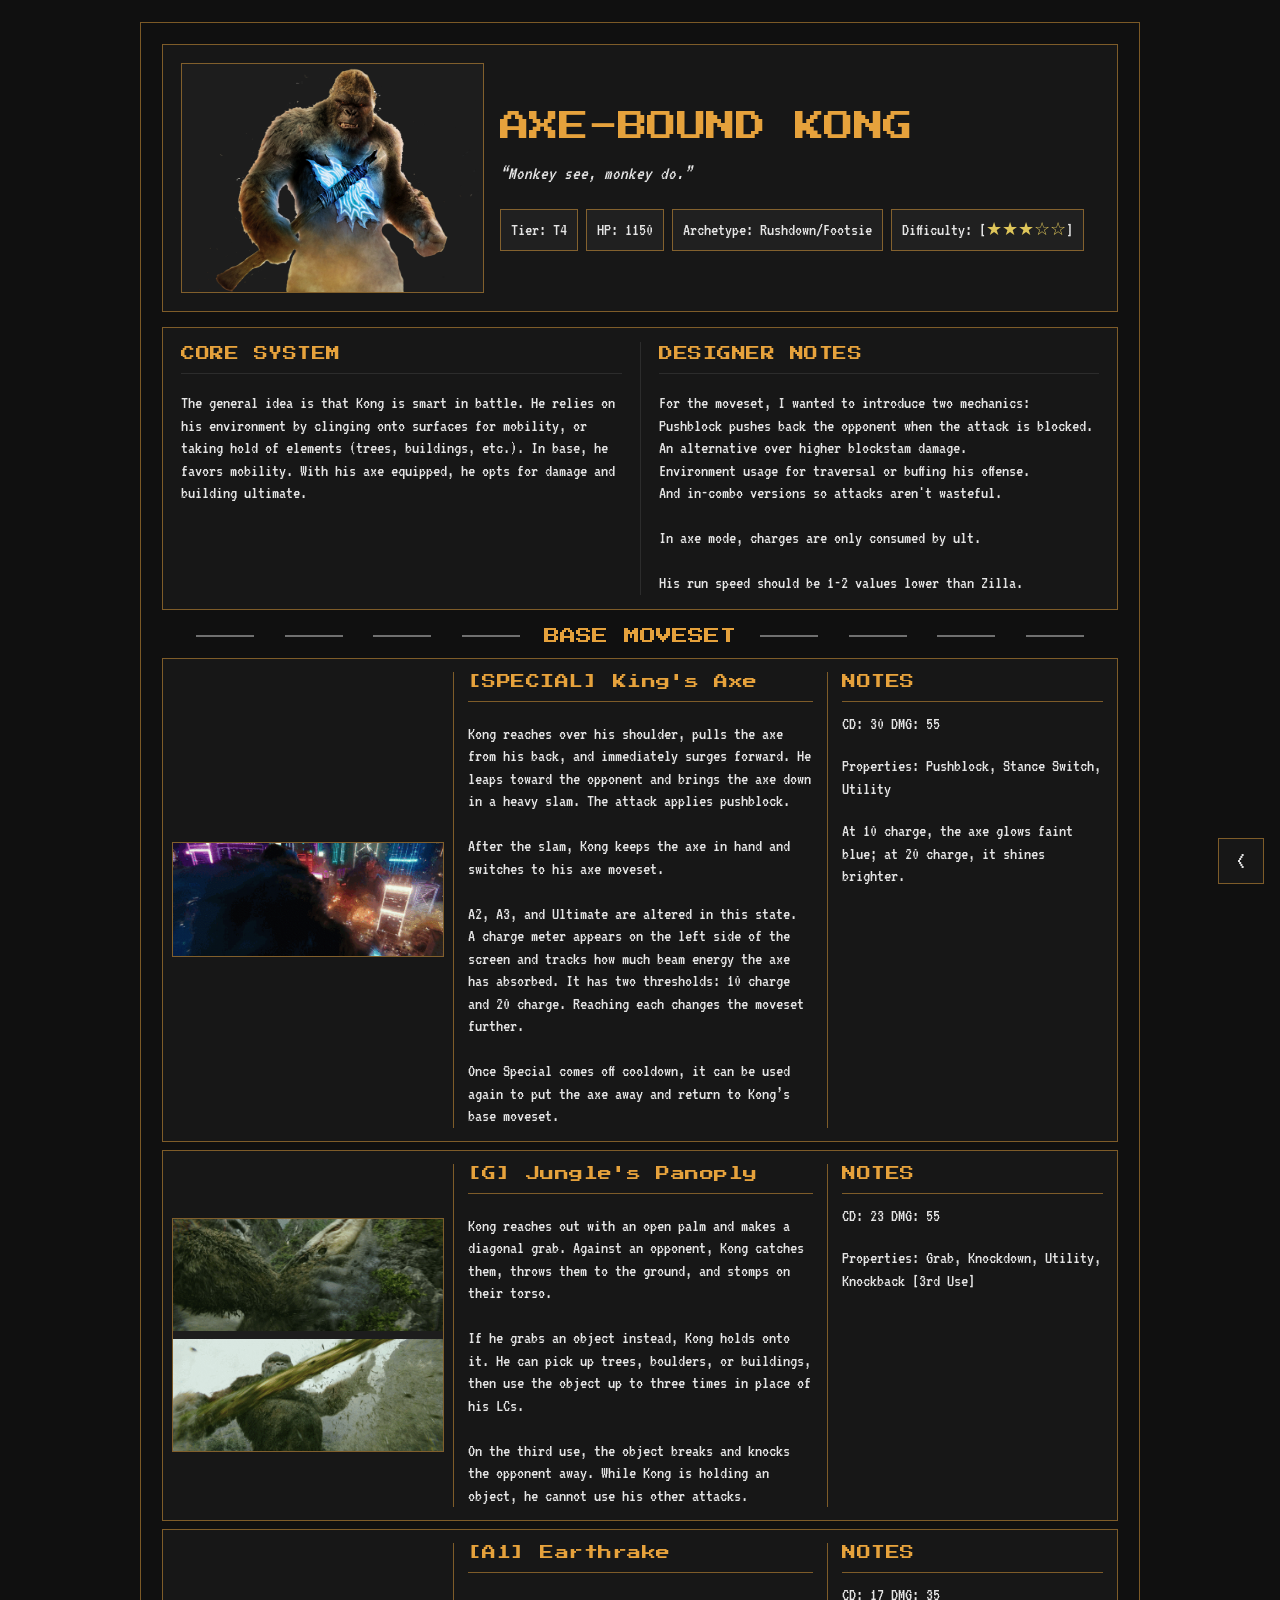
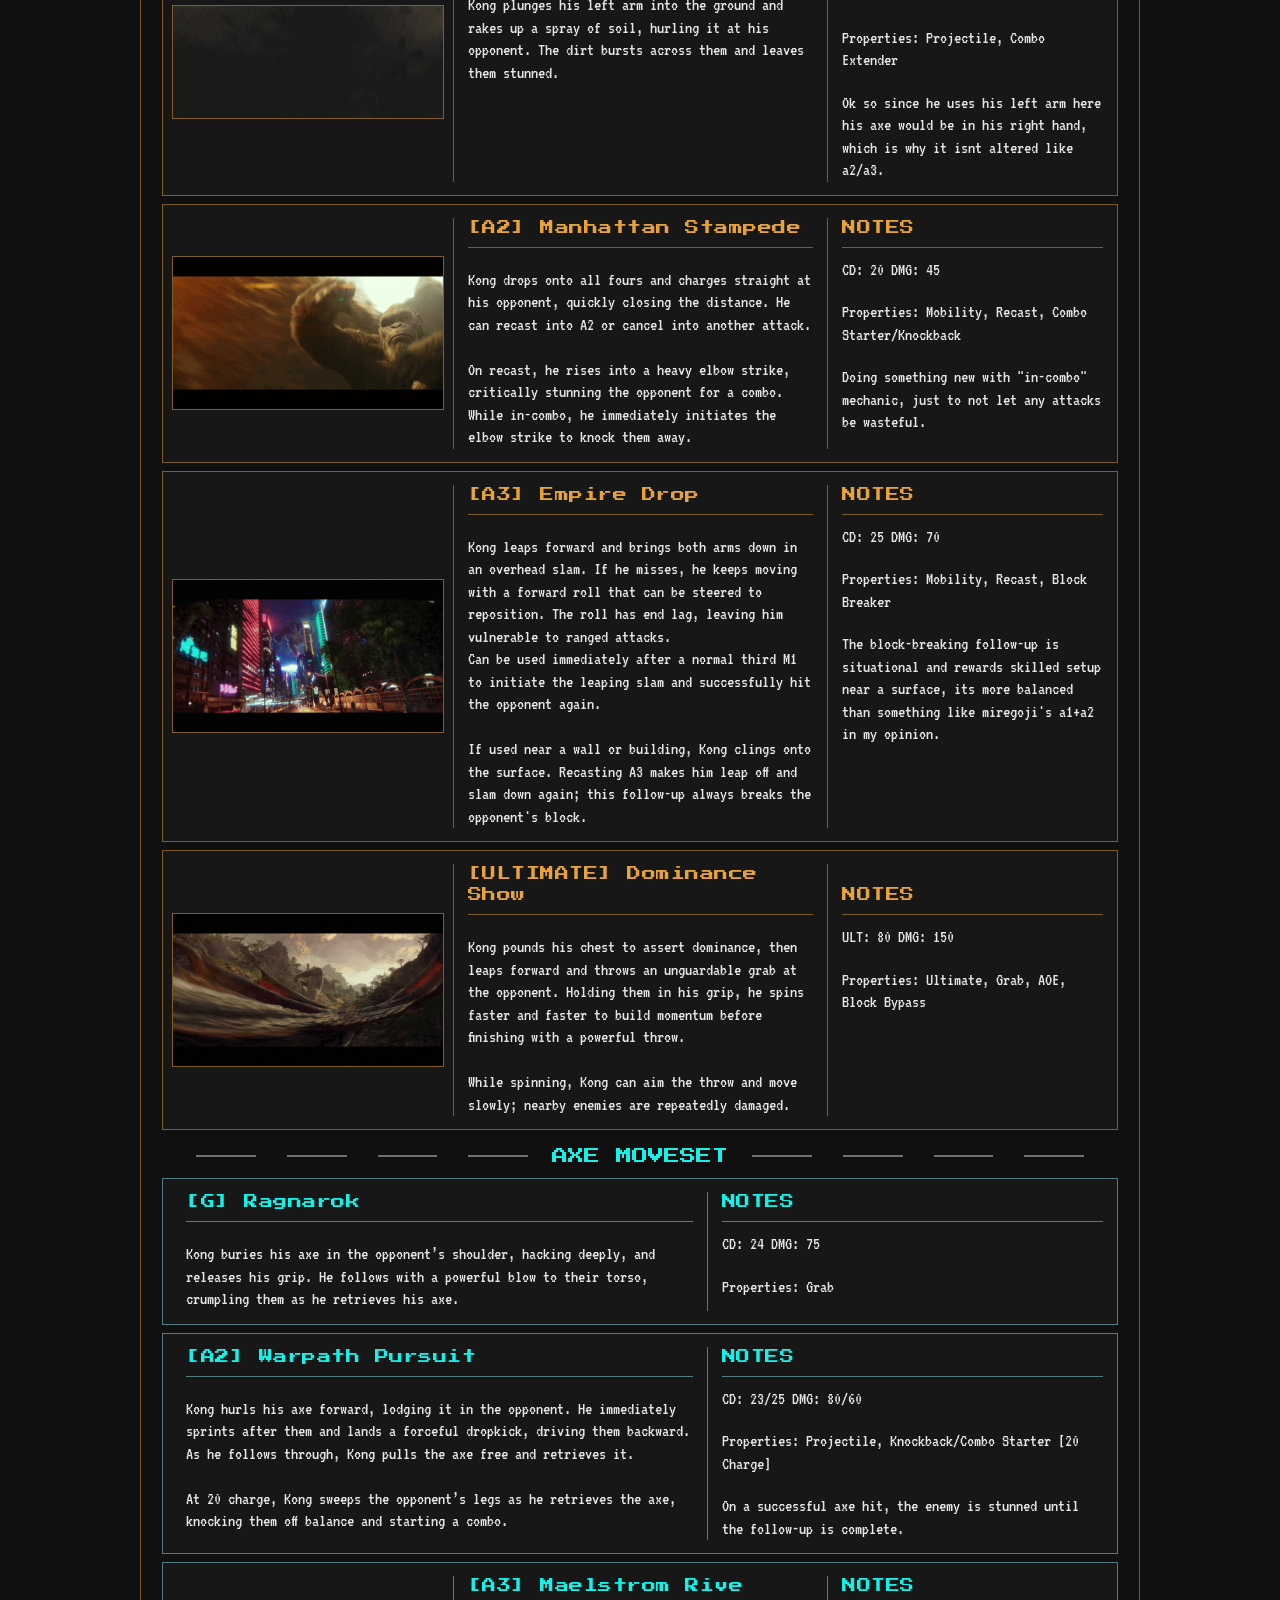
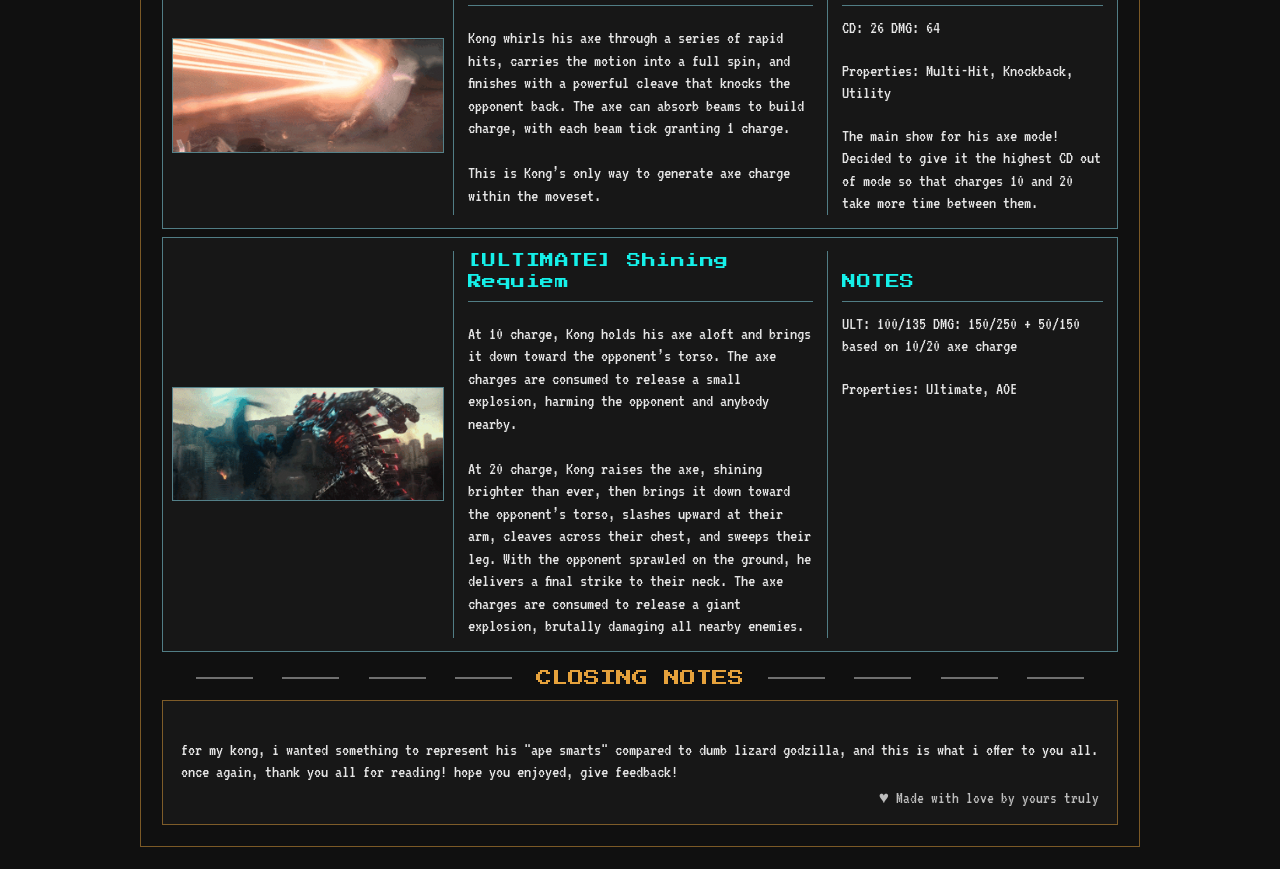
<file: chars/Titan Bash/chars/kong/index.html>
<!DOCTYPE html>
<html lang="en">
  <head>
    <meta charset="utf-8">
    <meta name="viewport" content="width=device-width, initial-scale=1">
    <meta name="description" content="Character concept and moveset design for Kong in Titan Bash.">
    <!-- Browser-tab name: edit the words below. -->
    <title>Axe-Bound Kong - TB</title>
    <link rel="canonical" href="https://margeshy.github.io/geshy-concepts/chars/Titan%20Bash/chars/kong/">
    <meta property="og:type" content="website">
    <meta property="og:site_name" content="Geshy Concepts">
    <meta property="og:title" content="Axe-Bound Kong - Titan Bash Moveset">
    <meta property="og:description" content="Character concept and moveset design for Kong in Titan Bash.">
    <meta property="og:url" content="https://margeshy.github.io/geshy-concepts/chars/Titan%20Bash/chars/kong/">
    <meta property="og:image" content="https://margeshy.github.io/geshy-concepts/chars/Titan%20Bash/chars/kong/assets/kong-cover.png">
    <meta property="og:image:alt" content="Kong holding his glowing blue axe">
    <meta name="twitter:card" content="summary_large_image">
    <meta name="twitter:title" content="Axe-Bound Kong - Titan Bash Moveset">
    <meta name="twitter:description" content="Character concept and moveset design for Kong in Titan Bash.">
    <meta name="twitter:image" content="https://margeshy.github.io/geshy-concepts/chars/Titan%20Bash/chars/kong/assets/kong-cover.png">
    <meta name="twitter:image:alt" content="Kong holding his glowing blue axe">
    <!-- Change colors, fonts, and spacing in styles.css. -->
    <link rel="stylesheet" href="styles.css">
  </head>
  <body>
    <main class="sheet">
      <!-- START CHARACTER HEADER: portrait, name, quote, cost, archetype, difficulty. -->
      <header class="character-header panel">
        <div class="media portrait">
          <!-- MEDIA: replace the whole span below; see MEDIA HELP at the top of body. -->
          <img src="assets/kong-cover.png" alt="Kong holding his glowing blue axe">
        </div>
        <div class="character-info">
          <!-- TEXT: edit the name, quote, and facts below. Update the star aria-label too. -->
          <h1 class="color-accent">AXE-BOUND KONG</h1>
          <p class="quote">“Monkey see, monkey do.”</p>
          <div class="stats" aria-label="Character details">
            <div class="stat">Tier: T4</div>
            <div class="stat">HP: 1150</div>
            <div class="stat">Archetype: Rushdown/Footsie</div>
            <div class="stat">Difficulty: [<span class="difficulty" aria-label="3 out of 5 stars">★★★☆☆</span>]</div>
          </div>
        </div>
      </header>
      <!-- END CHARACTER HEADER -->
      <!-- START OVERVIEW: edit the headings and paragraphs in the two columns. -->
      <section class="overview panel" aria-label="Overview">
        <div class="overview-column">
          <h3 class="color-accent">CORE SYSTEM</h3>
          <p>The general idea is that Kong is smart in battle. He relies on his environment by clinging onto surfaces for mobility, or taking hold of elements (trees, buildings, etc.). In base, he favors mobility. With his axe equipped, he opts for damage and building ultimate.</p>
        </div>
        <div class="overview-column">
          <h3 class="color-accent">DESIGNER NOTES</h3>
          <p>For the moveset, I wanted to introduce two mechanics:<br>Pushblock pushes back the opponent when the attack is blocked. An alternative over higher blockstam damage.<br>Environment usage for traversal or buffing his offense.<br>And in-combo versions so attacks aren't wasteful.<br><br>In axe mode, charges are only consumed by ult.<br><br>His run speed should be 1-2 values lower than Zilla.</p>
        </div>
      </section>
      <!-- END OVERVIEW -->
      <!-- START BASE SECTION: copy through the matching END label. -->
      <section aria-labelledby="base-title">
        <div class="section-title">
          <span class="segments" aria-hidden="true"><i></i><i></i><i></i><i></i></span>
          <h2 id="base-title" class="color-base">BASE MOVESET</h2>
          <span class="segments" aria-hidden="true"><i></i><i></i><i></i><i></i></span>
        </div>
        <div class="move-list">
          <!-- START BOX: UTILITY. Copy, move, or delete through END BOX. -->
          <article class="move panel box-base" aria-label="UTILITY">
            <div class="media ">
              <!-- MEDIA: replace the whole span below; see MEDIA HELP at the top of body. -->
              <img src="assets/special_attack.gif" alt="Kong leaps forward and slams down while equipping his axe">
            </div>
            <div class="move-copy">
              <!-- TEXT: move name and description. Add another p for another paragraph. -->
              <h3>[SPECIAL] King's Axe</h3>
              <div class="move-body">
              <p>Kong reaches over his shoulder, pulls the axe from his back, and immediately surges forward. He leaps toward the opponent and brings the axe down in a heavy slam. The attack applies pushblock.<br><br>After the slam, Kong keeps the axe in hand and switches to his axe moveset.<br><br>A2, A3, and Ultimate are altered in this state.<br>A charge meter appears on the left side of the screen and tracks how much beam energy the axe has absorbed. It has two thresholds: 10 charge and 20 charge. Reaching each changes the moveset further.<br><br>Once Special comes off cooldown, it can be used again to put the axe away and return to Kong’s base moveset. </p>
                          </div>
            </div>
            <aside class="move-notes" aria-label="Move notes">
              <h3>NOTES</h3>
              <div class="move-body">
              <p>CD: 30 DMG: 55</p>
              <p>Properties: Pushblock, Stance Switch, Utility</p>
              <p>At 10 charge, the axe glows faint blue; at 20 charge, it shines brighter.</p>
                          </div>
            </aside>
          </article>
          <!-- END BOX: UTILITY -->
          <!-- START BOX: Base Grab. Copy, move, or delete through END BOX. -->
          <article class="move panel box-base" aria-label="Base Grab">
            <div class="media media-pair">
              <!-- MEDIA: replace the whole span below; see MEDIA HELP at the top of body. -->
              <img src="assets/base_g.gif" alt="Kong catches an opponent and throws them down">
              <img src="assets/base_g_2.gif" alt="Kong picks up and wields a log as an environmental weapon">
            </div>
            <div class="move-copy">
              <!-- TEXT: move name and description. Add another p for another paragraph. -->
              <h3>[G] Jungle's Panoply</h3>
              <div class="move-body">
              <p>Kong reaches out with an open palm and makes a diagonal grab. Against an opponent, Kong catches them, throws them to the ground, and stomps on their torso.<br><br>If he grabs an object instead, Kong holds onto it. He can pick up trees, boulders, or buildings, then use the object up to three times in place of his LCs.<br><br>On the third use, the object breaks and knocks the opponent away. While Kong is holding an object, he cannot use his other attacks.</p>
                          </div>
            </div>
            <aside class="move-notes" aria-label="Move notes">
              <h3>NOTES</h3>
              <div class="move-body">
              <p>CD: 23 DMG: 55 </p>
              <p>Properties: Grab, Knockdown, Utility, Knockback [3rd Use]</p>
                          </div>
            </aside>
          </article>
          <!-- END BOX: Base Grab -->
          <!-- START BOX: A1 Earthrake. Copy, move, or delete through END BOX. -->
          <article class="move panel box-base" aria-label="A1 Earthrake">
            <div class="media ">
              <!-- MEDIA: replace the whole span below; see MEDIA HELP at the top of body. -->
              <img src="assets/base_a1.gif" alt="Kong rakes up soil and hurls it at his opponent">
            </div>
            <div class="move-copy">
              <!-- TEXT: move name and description. Add another p for another paragraph. -->
              <h3>[A1] Earthrake</h3>
              <div class="move-body">
              <p>Kong plunges his left arm into the ground and rakes up a spray of soil, hurling it at his opponent. The dirt bursts across them and leaves them stunned.</p>
                          </div>
            </div>
            <aside class="move-notes" aria-label="Move notes">
              <h3>NOTES</h3>
              <div class="move-body">
              <p>CD: 17 DMG: 35 </p>
              <p>Properties: Projectile, Combo Extender</p>
              <p>Ok so since he uses his left arm here his axe would be in his right hand, which is why it isnt altered like a2/a3.</p>
                          </div>
            </aside>
          </article>
          <!-- END BOX: A1 Earthrake -->
          <!-- START BOX: A2 Manhattan Stampede. Copy, move, or delete through END BOX. -->
          <article class="move panel box-base" aria-label="A2 Manhattan Stampede">
            <div class="media ">
              <!-- MEDIA: replace the whole span below; see MEDIA HELP at the top of body. -->
              <img src="assets/base_a2.gif" alt="Kong charges on all fours, then follows up with an elbow and headbutt">
            </div>
            <div class="move-copy">
              <!-- TEXT: move name and description. Add another p for another paragraph. -->
              <h3>[A2] Manhattan Stampede</h3>
              <div class="move-body">
              <p>Kong drops onto all fours and charges straight at his opponent, quickly closing the distance. He can recast into A2 or cancel into another attack.<br><br>On recast, he rises into a heavy elbow strike, critically stunning the opponent for a combo.<br>While in-combo, he immediately initiates the elbow strike to knock them away.</p>
                          </div>
            </div>
            <aside class="move-notes" aria-label="Move notes">
              <h3>NOTES</h3>
              <div class="move-body">
              <p>CD: 20 DMG: 45 </p>
              <p>Properties: Mobility, Recast, Combo Starter/Knockback</p>
              <p>Doing something new with "in-combo" mechanic, just to not let any attacks be wasteful.</p>
                          </div>
            </aside>
          </article>
          <!-- END BOX: A2 Manhattan Stampede -->
          <!-- START BOX: A3 Empire Drop. Copy, move, or delete through END BOX. -->
          <article class="move panel box-base" aria-label="A3 Empire Drop">
            <div class="media ">
              <!-- MEDIA: replace the whole span below; see MEDIA HELP at the top of body. -->
              <img src="assets/base_a3_mobile.gif" alt="Kong leaps into an overhead slam and rolls forward">
            </div>
            <div class="move-copy">
              <!-- TEXT: move name and description. Add another p for another paragraph. -->
              <h3>[A3] Empire Drop</h3>
              <div class="move-body">
              <p>Kong leaps forward and brings both arms down in an overhead slam. If he misses, he keeps moving with a forward roll that can be steered to reposition. The roll has end lag, leaving him vulnerable to ranged attacks.<br>Can be used immediately after a normal third M1 to initiate the leaping slam and successfully hit the opponent again.<br><br>If used near a wall or building, Kong clings onto the surface. Recasting A3 makes him leap off and slam down again; this follow-up always breaks the opponent's block.</p>
                          </div>
            </div>
            <aside class="move-notes" aria-label="Move notes">
              <h3>NOTES</h3>
              <div class="move-body">
              <p>CD: 25 DMG: 70 </p>
              <p>Properties: Mobility, Recast, Block Breaker</p>
              <p>The block-breaking follow-up is situational and rewards skilled setup near a surface, its more balanced than something like miregoji's a1+a2 in my opinion.</p>
                          </div>
            </aside>
          </article>
          <!-- END BOX: A3 Empire Drop -->
          <!-- START BOX: Base Ultimate. Copy, move, or delete through END BOX. -->
          <article class="move panel box-base" aria-label="Base Ultimate Dominance Show">
            <div class="media ">
              <!-- MEDIA: replace the whole span below; see MEDIA HELP at the top of body. -->
              <img src="assets/base_ult.gif" alt="Kong spins with his opponent before finishing with a throw">
            </div>
            <div class="move-copy">
              <!-- TEXT: move name and description. Add another p for another paragraph. -->
              <h3>[ULTIMATE] Dominance Show</h3>
              <div class="move-body">
              <p>Kong pounds his chest to assert dominance, then leaps forward and throws an unguardable grab at the opponent. Holding them in his grip, he spins faster and faster to build momentum before finishing with a powerful throw.<br><br>While spinning, Kong can aim the throw and move slowly; nearby enemies are repeatedly damaged.</p>
                          </div>
            </div>
            <aside class="move-notes" aria-label="Move notes">
              <h3>NOTES</h3>
              <div class="move-body">
              <p>ULT: 80 DMG: 150 </p>
              <p>Properties: Ultimate, Grab, AOE, Block Bypass</p>
                          </div>
            </aside>
          </article>
          <!-- END BOX: Base Ultimate -->
        </div>
      </section>
      <!-- END BASE SECTION -->
      <!-- START AXE SECTION: moves available while Kong has his axe equipped. -->
      <section aria-labelledby="axe-title">
        <div class="section-title">
          <span class="segments" aria-hidden="true"><i></i><i></i><i></i><i></i></span>
          <h2 id="axe-title" class="color-mode">AXE MOVESET</h2>
          <span class="segments" aria-hidden="true"><i></i><i></i><i></i><i></i></span>
        </div>
        <div class="move-list">
          <!-- START BOX: Ragnarok -->
          <article class="move panel box-mode" aria-label="Ragnarok">
            <div class="move-copy">
              <h3>[G] Ragnarok</h3>
              <div class="move-body">
              <p>Kong buries his axe in the opponent’s shoulder, hacking deeply, and releases his grip. He follows with a powerful blow to their torso, crumpling them as he retrieves his axe.</p>
                          </div>
            </div>
            <aside class="move-notes" aria-label="Move notes">
              <h3>NOTES</h3>
              <div class="move-body">
              <p>CD: 24 DMG: 75 </p>
              <p>Properties: Grab</p>
                          </div>
            </aside>
          </article>
          <!-- END BOX: Ragnarok -->
          <!-- START BOX: Warpath Pursuit -->
          <article class="move panel box-mode" aria-label="Axe A2 Warpath Pursuit">
            <div class="move-copy">
              <h3>[A2] Warpath Pursuit</h3>
              <div class="move-body">
              <p>Kong hurls his axe forward, lodging it in the opponent. He immediately sprints after them and lands a forceful dropkick, driving them backward. As he follows through, Kong pulls the axe free and retrieves it.<br><br>At 20 charge, Kong sweeps the opponent’s legs as he retrieves the axe, knocking them off balance and starting a combo.</p>
                          </div>
            </div>
            <aside class="move-notes" aria-label="Move notes">
              <h3>NOTES</h3>
              <div class="move-body">
              <p>CD: 23/25 DMG: 80/60 </p>
              <p>Properties: Projectile, Knockback/Combo Starter [20 Charge]</p>
              <p>On a successful axe hit, the enemy is stunned until the follow-up is complete.</p>
            </div>
            </aside>
          </article>
          <!-- END BOX: Warpath Pursuit -->
          <!-- START BOX: Maelstrom Rive -->
          <article class="move panel box-mode" aria-label="Axe A3 Maelstrom Rive">
            <div class="media">
              <img src="assets/axe_a3.gif" alt="Kong spins with his axe and finishes with a cleave">
            </div>
            <div class="move-copy">
              <h3>[A3] Maelstrom Rive</h3>
              <div class="move-body">
              <p>Kong whirls his axe through a series of rapid hits, carries the motion into a full spin, and finishes with a powerful cleave that knocks the opponent back. The axe can absorb beams to build charge, with each beam tick granting 1 charge.<br><br>This is Kong’s only way to generate axe charge within the moveset.</p>
                          </div>
            </div>
            <aside class="move-notes" aria-label="Move notes">
              <h3>NOTES</h3>
              <div class="move-body">
              <p>CD: 26 DMG: 64 </p>
              <p>Properties: Multi-Hit, Knockback, Utility</p>
              <p>The main show for his axe mode! Decided to give it the highest CD out of mode so that charges 10 and 20 take more time between them.</p>
                          </div>
            </aside>
          </article>
          <!-- END BOX: Maelstrom Rive -->
          <!-- START BOX: Shining Requiem. -->
          <article class="move panel box-mode" aria-label="Shining Requiem">
            <div class="media">
              <img src="assets/axe_ult.gif" alt="Kong performs his axe ultimate and finishes with an explosion">
            </div>
            <div class="move-copy">
              <h3>[ULTIMATE] Shining Requiem</h3>
              <div class="move-body">
              <p>At 10 charge, Kong holds his axe aloft and brings it down toward the opponent’s torso. The axe charges are consumed to release a small explosion, harming the opponent and anybody nearby.<br><br>At 20 charge, Kong raises the axe, shining brighter than ever, then brings it down toward the opponent’s torso, slashes upward at their arm, cleaves across their chest, and sweeps their leg. With the opponent sprawled on the ground, he delivers a final strike to their neck. The axe charges are consumed to release a giant explosion, brutally damaging all nearby enemies.</p>
                          </div>
            </div>
            <aside class="move-notes" aria-label="Move notes">
              <h3>NOTES</h3>
              <div class="move-body">
              <p>ULT: 100/135 DMG: 150/250 + 50/150 based on 10/20 axe charge </p>
              <p>Properties: Ultimate, AOE</p>
                          </div>
            </aside>
          </article>
          <!-- END BOX: Shining Requiem -->
        </div>
      </section>
      <!-- END AXE SECTION -->
      <!-- START CLOSING SECTION: copy through the matching END label. -->
      <section aria-labelledby="closing-title">
        <div class="section-title">
          <span class="segments" aria-hidden="true"><i></i><i></i><i></i><i></i></span>
          <h2 id="closing-title" class="color-accent">CLOSING NOTES</h2>
          <span class="segments" aria-hidden="true"><i></i><i></i><i></i><i></i></span>
        </div>
        <div class="closing panel">
          <p>for my kong, i wanted something to represent his "ape smarts" compared to dumb lizard godzilla, and this is what i offer to you all. once again, thank you all for reading! hope you enjoyed, give feedback!</p>
          <footer class="signature">♥ Made with love by yours truly</footer>
        </div>
      </section>
      <!-- END CLOSING SECTION -->
    </main>
    <!-- MUSIC: starts collapsed. Click the arrow to show the player.
     Current track: The Battle of Skull Island.
         Closing the panel keeps music playing. Pause it in the player to stop. -->
    <details class="music-panel">
      <summary aria-label="Expand or collapse music player">
        <span class="music-expand" aria-hidden="true">&lt;</span>
        <span class="music-collapse" aria-hidden="true">&gt;</span>
      </summary>
      <div class="music-content">
        <button id="music-play" type="button" aria-controls="music" aria-pressed="false">Play</button>
        <label for="music-volume">Vol</label>
        <input id="music-volume" type="range" min="0" max="1" step="0.05" value="1" aria-label="Music volume">
        <span id="music-message" role="status"></span>
        <audio id="music" hidden aria-label="Background music" loop preload="none"><source src="assets/The%20Battle%20of%20Skull%20Island.m4a" type="audio/mp4"></audio>
      </div>
    </details>

    <script>
      // Music controls: the song path stays in the audio source above.
      const music = document.getElementById('music');
      const play = document.getElementById('music-play');
      const volume = document.getElementById('music-volume');
      const message = document.getElementById('music-message');
      volume.addEventListener('input', () => { music.volume = Number(volume.value); });
      music.volume = Number(volume.value);
      function updatePlayback() {
        play.textContent = music.paused ? 'Play' : 'Pause';
        play.setAttribute('aria-pressed', String(!music.paused));
      }
      music.addEventListener('play', updatePlayback);
      music.addEventListener('pause', updatePlayback);
      play.addEventListener('click', async () => {
        if (!music.paused) { music.pause(); return; }
        message.textContent = '';
        if (!music.querySelector('source').getAttribute('src').trim()) {
          message.textContent = 'No song added yet.';
          return;
        }
        try { await music.play(); }
        catch { message.textContent = 'Could not play this song.'; }
      });
    </script>
  </body>
</html>
</file>
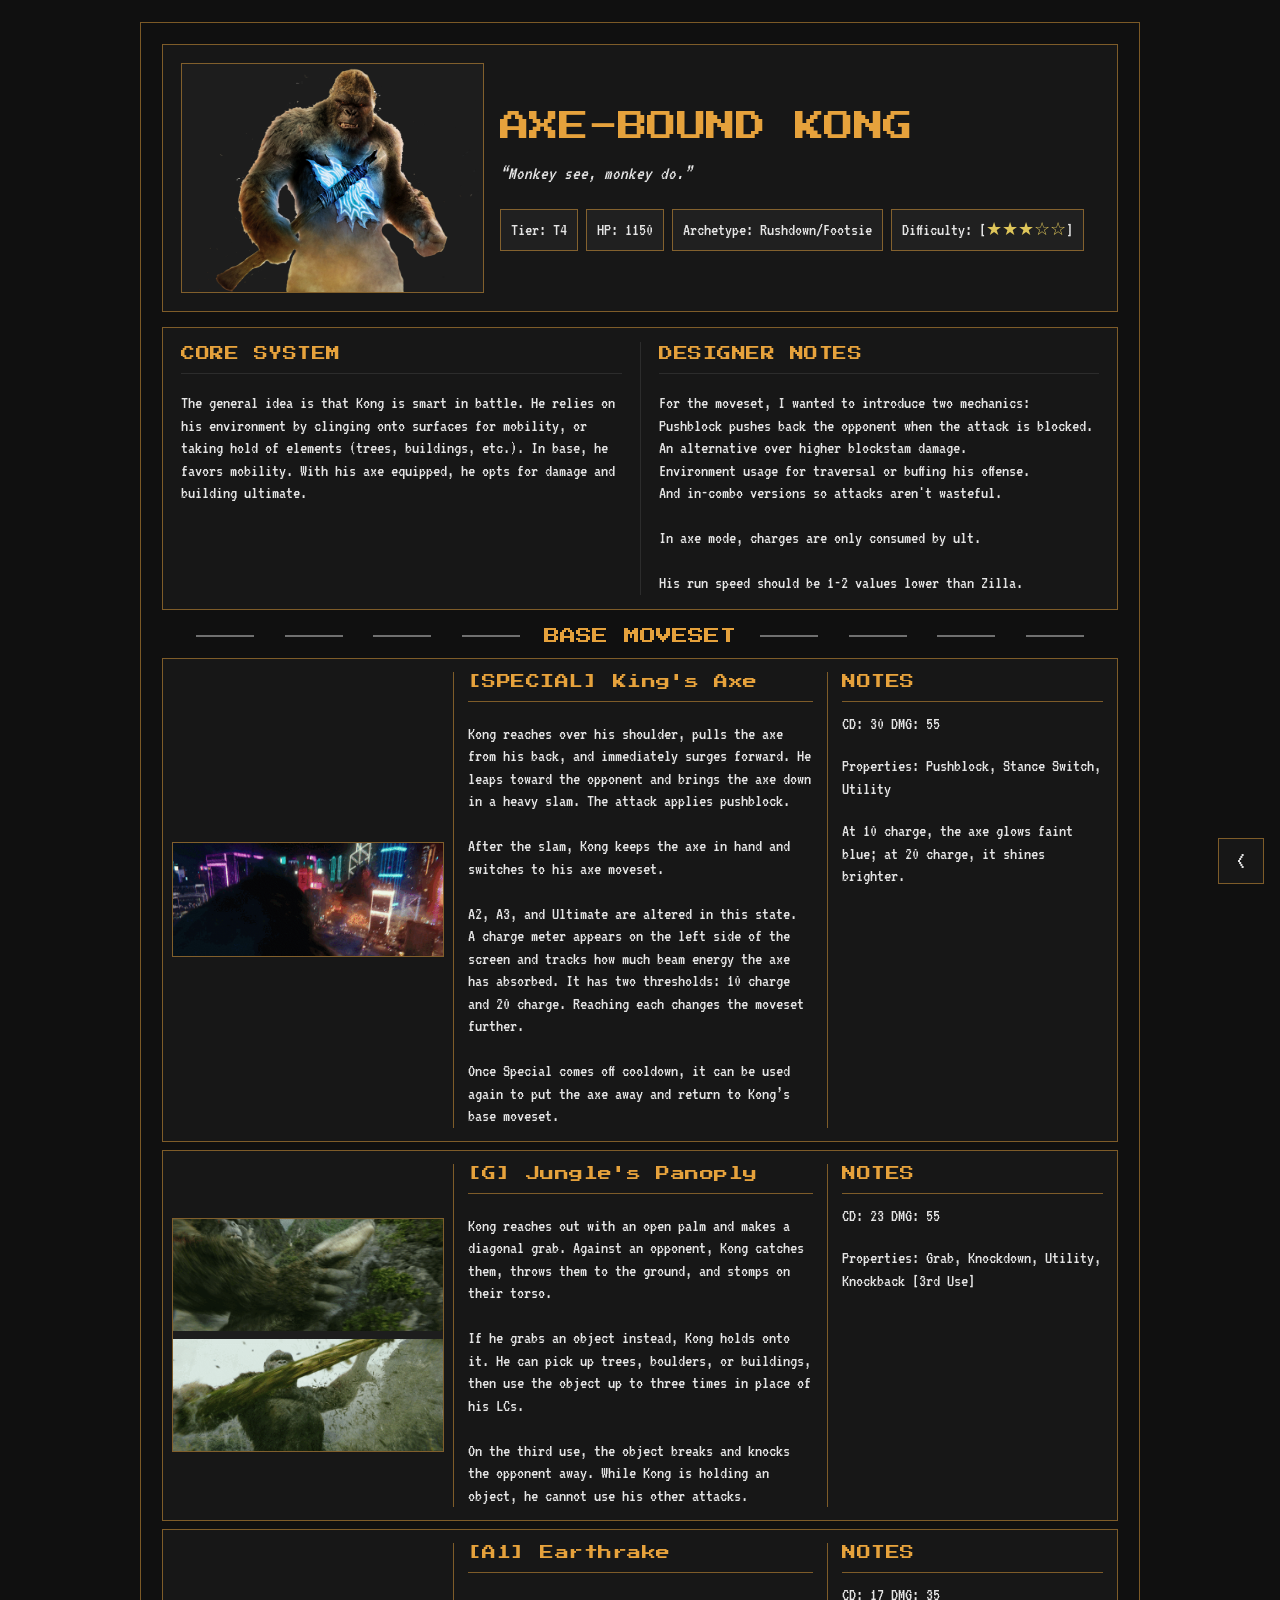
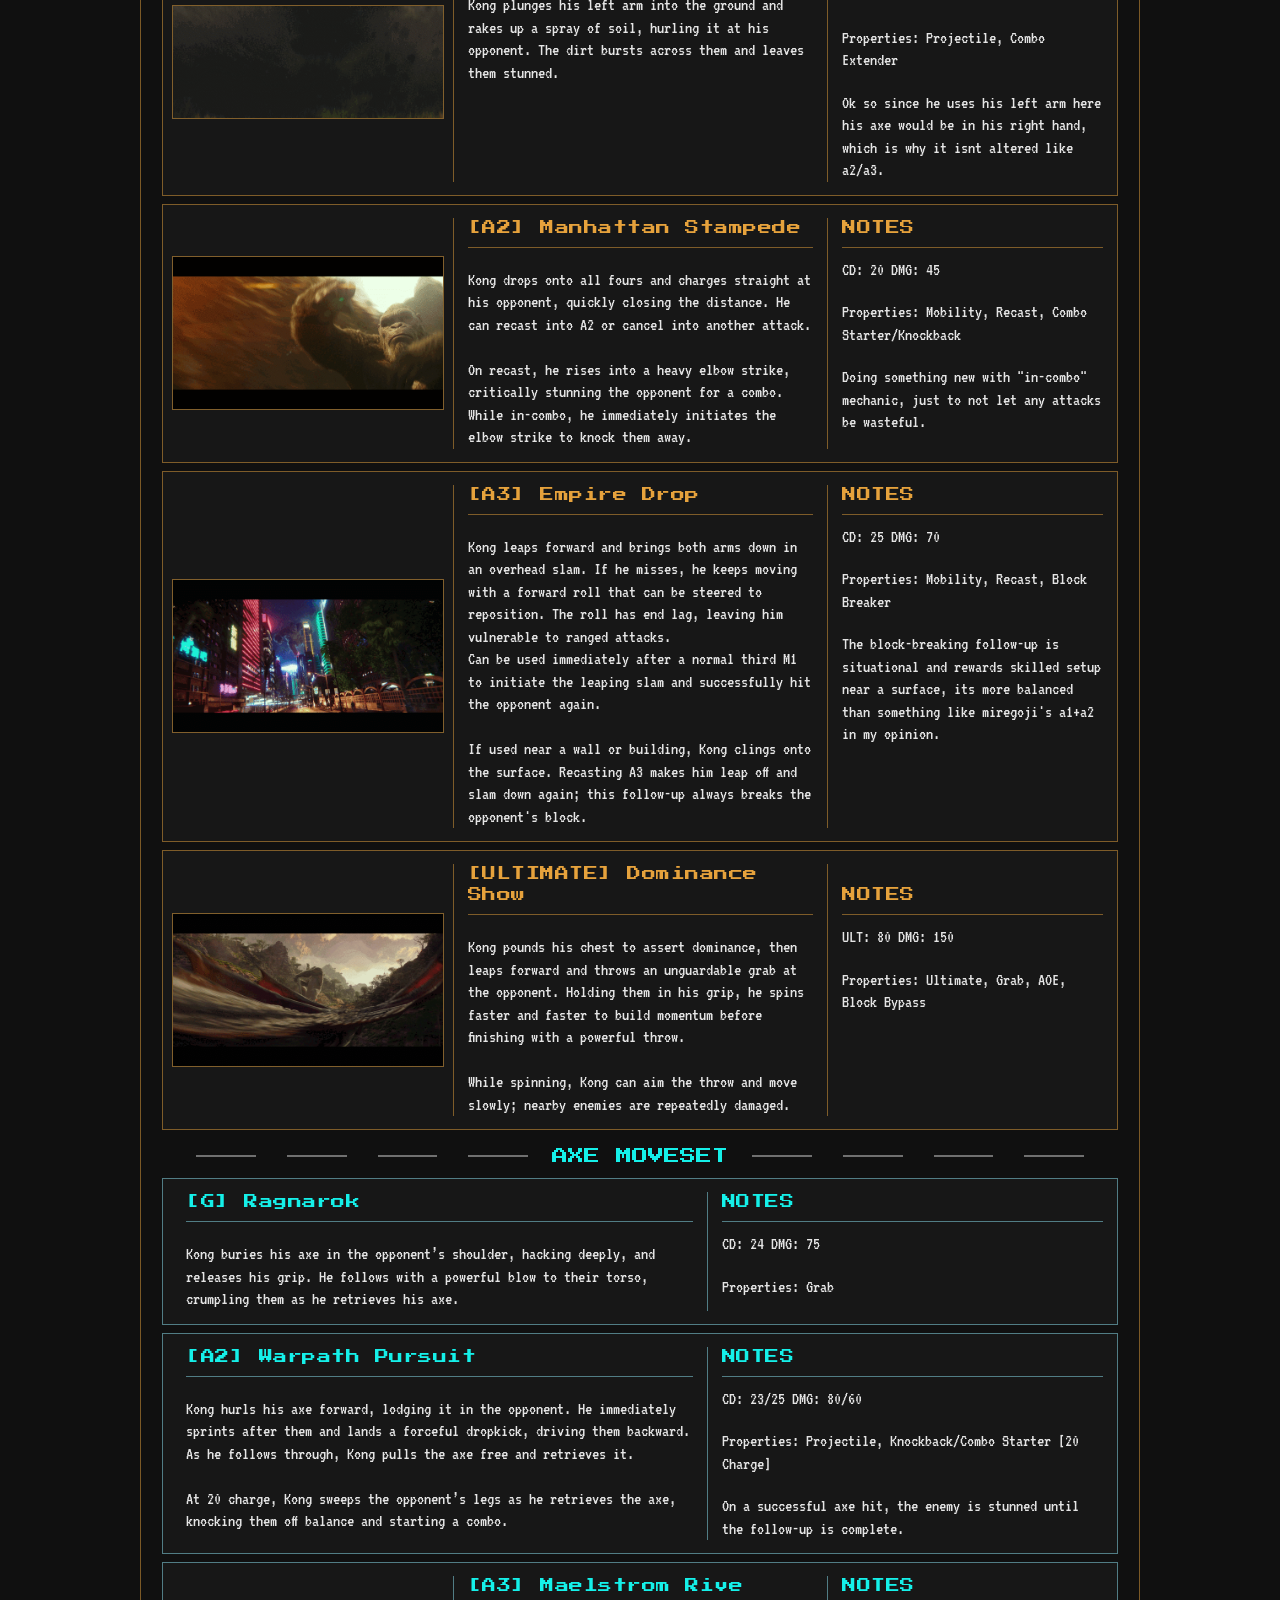
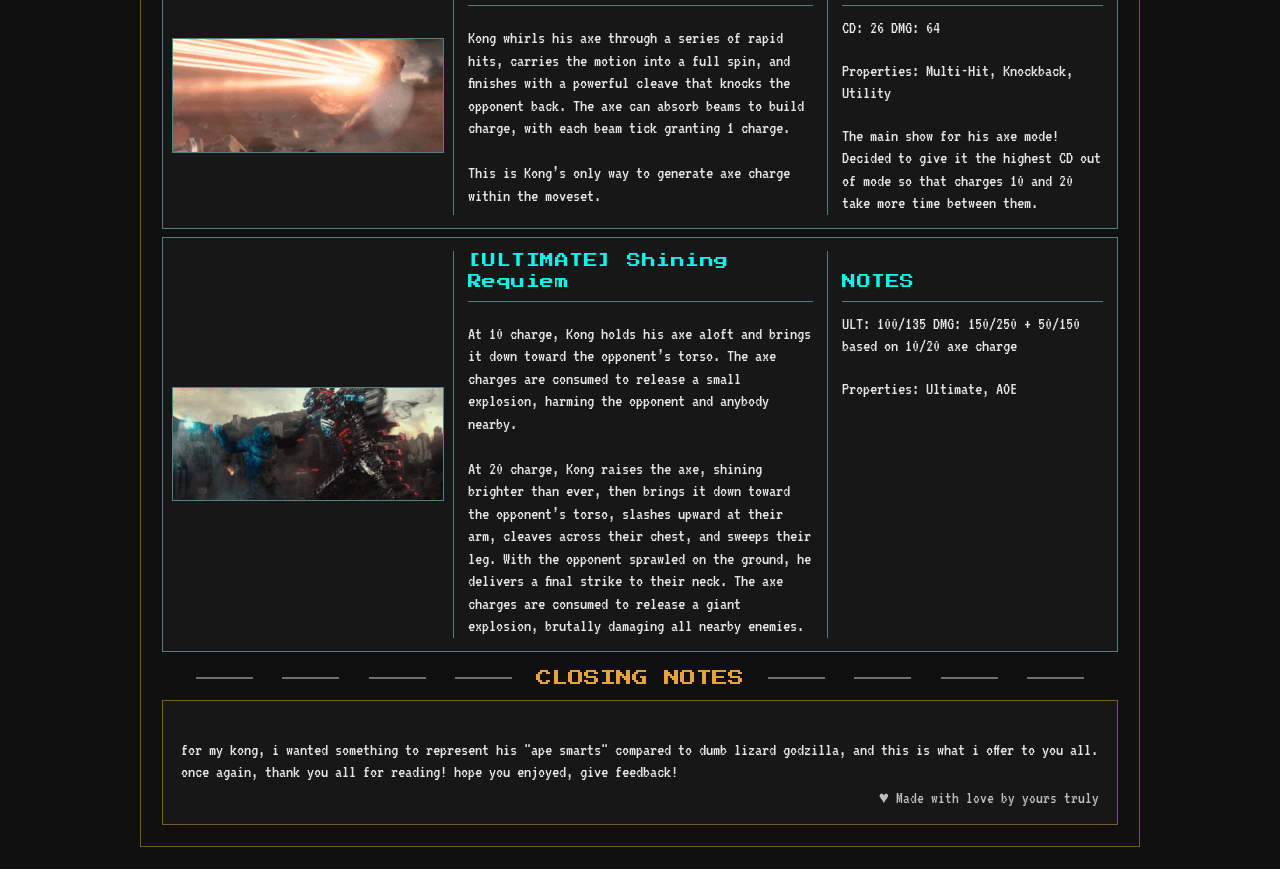
<file: rosters/Titan Bash/chars/kong/index.html>
<!DOCTYPE html>
<html lang="en">
  <head>
    <meta charset="utf-8">
    <meta name="viewport" content="width=device-width, initial-scale=1">
    <meta name="description" content="Character concept and moveset design for Kong in Titan Bash.">
    <!-- Browser-tab name: edit the words below. -->
    <title>Axe-Bound Kong - TB</title>
    <link rel="canonical" href="https://margeshy.github.io/geshy-concepts/rosters/Titan%20Bash/chars/kong/">
    <meta property="og:type" content="website">
    <meta property="og:site_name" content="Geshy Concepts">
    <meta property="og:title" content="Axe-Bound Kong - Titan Bash Moveset">
    <meta property="og:description" content="Character concept and moveset design for Kong in Titan Bash.">
    <meta property="og:url" content="https://margeshy.github.io/geshy-concepts/rosters/Titan%20Bash/chars/kong/">
    <meta property="og:image" content="https://margeshy.github.io/geshy-concepts/rosters/Titan%20Bash/chars/kong/assets/kong-cover.png">
    <meta property="og:image:alt" content="Kong holding his glowing blue axe">
    <meta name="twitter:card" content="summary_large_image">
    <meta name="twitter:title" content="Axe-Bound Kong - Titan Bash Moveset">
    <meta name="twitter:description" content="Character concept and moveset design for Kong in Titan Bash.">
    <meta name="twitter:image" content="https://margeshy.github.io/geshy-concepts/rosters/Titan%20Bash/chars/kong/assets/kong-cover.png">
    <meta name="twitter:image:alt" content="Kong holding his glowing blue axe">
    <!-- Change colors, fonts, and spacing in styles.css. -->
    <link rel="stylesheet" href="styles.css">
  </head>
  <body>
    <main class="sheet">
      <!-- START CHARACTER HEADER: portrait, name, quote, cost, archetype, difficulty. -->
      <header class="character-header panel">
        <div class="media portrait">
          <!-- MEDIA: replace the whole span below; see MEDIA HELP at the top of body. -->
          <img src="assets/kong-cover.png" alt="Kong holding his glowing blue axe">
        </div>
        <div class="character-info">
          <!-- TEXT: edit the name, quote, and facts below. Update the star aria-label too. -->
          <h1 class="color-accent">AXE-BOUND KONG</h1>
          <p class="quote">“Monkey see, monkey do.”</p>
          <div class="stats" aria-label="Character details">
            <div class="stat">Tier: T4</div>
            <div class="stat">HP: 1150</div>
            <div class="stat">Archetype: Rushdown/Footsie</div>
            <div class="stat">Difficulty: [<span class="difficulty" aria-label="3 out of 5 stars">★★★☆☆</span>]</div>
          </div>
        </div>
      </header>
      <!-- END CHARACTER HEADER -->
      <!-- START OVERVIEW: edit the headings and paragraphs in the two columns. -->
      <section class="overview panel" aria-label="Overview">
        <div class="overview-column">
          <h3 class="color-accent">CORE SYSTEM</h3>
          <p>The general idea is that Kong is smart in battle. He relies on his environment by clinging onto surfaces for mobility, or taking hold of elements (trees, buildings, etc.). In base, he favors mobility. With his axe equipped, he opts for damage and building ultimate.</p>
        </div>
        <div class="overview-column">
          <h3 class="color-accent">DESIGNER NOTES</h3>
          <p>For the moveset, I wanted to introduce two mechanics:<br>Pushblock pushes back the opponent when the attack is blocked. An alternative over higher blockstam damage.<br>Environment usage for traversal or buffing his offense.<br>And in-combo versions so attacks aren't wasteful.<br><br>In axe mode, charges are only consumed by ult.<br><br>His run speed should be 1-2 values lower than Zilla.</p>
        </div>
      </section>
      <!-- END OVERVIEW -->
      <!-- START BASE SECTION: copy through the matching END label. -->
      <section aria-labelledby="base-title">
        <div class="section-title">
          <span class="segments" aria-hidden="true"><i></i><i></i><i></i><i></i></span>
          <h2 id="base-title" class="color-base">BASE MOVESET</h2>
          <span class="segments" aria-hidden="true"><i></i><i></i><i></i><i></i></span>
        </div>
        <div class="move-list">
          <!-- START BOX: UTILITY. Copy, move, or delete through END BOX. -->
          <article class="move panel box-base" aria-label="UTILITY">
            <div class="media ">
              <!-- MEDIA: replace the whole span below; see MEDIA HELP at the top of body. -->
              <img src="assets/special_attack.gif" alt="Kong leaps forward and slams down while equipping his axe">
            </div>
            <div class="move-copy">
              <!-- TEXT: move name and description. Add another p for another paragraph. -->
              <h3>[SPECIAL] King's Axe</h3>
              <div class="move-body">
              <p>Kong reaches over his shoulder, pulls the axe from his back, and immediately surges forward. He leaps toward the opponent and brings the axe down in a heavy slam. The attack applies pushblock.<br><br>After the slam, Kong keeps the axe in hand and switches to his axe moveset.<br><br>A2, A3, and Ultimate are altered in this state.<br>A charge meter appears on the left side of the screen and tracks how much beam energy the axe has absorbed. It has two thresholds: 10 charge and 20 charge. Reaching each changes the moveset further.<br><br>Once Special comes off cooldown, it can be used again to put the axe away and return to Kong’s base moveset. </p>
                          </div>
            </div>
            <aside class="move-notes" aria-label="Move notes">
              <h3>NOTES</h3>
              <div class="move-body">
              <p>CD: 30 DMG: 55</p>
              <p>Properties: Pushblock, Stance Switch, Utility</p>
              <p>At 10 charge, the axe glows faint blue; at 20 charge, it shines brighter.</p>
                          </div>
            </aside>
          </article>
          <!-- END BOX: UTILITY -->
          <!-- START BOX: Base Grab. Copy, move, or delete through END BOX. -->
          <article class="move panel box-base" aria-label="Base Grab">
            <div class="media media-pair">
              <!-- MEDIA: replace the whole span below; see MEDIA HELP at the top of body. -->
              <img src="assets/base_g.gif" alt="Kong catches an opponent and throws them down">
              <img src="assets/base_g_2.gif" alt="Kong picks up and wields a log as an environmental weapon">
            </div>
            <div class="move-copy">
              <!-- TEXT: move name and description. Add another p for another paragraph. -->
              <h3>[G] Jungle's Panoply</h3>
              <div class="move-body">
              <p>Kong reaches out with an open palm and makes a diagonal grab. Against an opponent, Kong catches them, throws them to the ground, and stomps on their torso.<br><br>If he grabs an object instead, Kong holds onto it. He can pick up trees, boulders, or buildings, then use the object up to three times in place of his LCs.<br><br>On the third use, the object breaks and knocks the opponent away. While Kong is holding an object, he cannot use his other attacks.</p>
                          </div>
            </div>
            <aside class="move-notes" aria-label="Move notes">
              <h3>NOTES</h3>
              <div class="move-body">
              <p>CD: 23 DMG: 55 </p>
              <p>Properties: Grab, Knockdown, Utility, Knockback [3rd Use]</p>
                          </div>
            </aside>
          </article>
          <!-- END BOX: Base Grab -->
          <!-- START BOX: A1 Earthrake. Copy, move, or delete through END BOX. -->
          <article class="move panel box-base" aria-label="A1 Earthrake">
            <div class="media ">
              <!-- MEDIA: replace the whole span below; see MEDIA HELP at the top of body. -->
              <img src="assets/base_a1.gif" alt="Kong rakes up soil and hurls it at his opponent">
            </div>
            <div class="move-copy">
              <!-- TEXT: move name and description. Add another p for another paragraph. -->
              <h3>[A1] Earthrake</h3>
              <div class="move-body">
              <p>Kong plunges his left arm into the ground and rakes up a spray of soil, hurling it at his opponent. The dirt bursts across them and leaves them stunned.</p>
                          </div>
            </div>
            <aside class="move-notes" aria-label="Move notes">
              <h3>NOTES</h3>
              <div class="move-body">
              <p>CD: 17 DMG: 35 </p>
              <p>Properties: Projectile, Combo Extender</p>
              <p>Ok so since he uses his left arm here his axe would be in his right hand, which is why it isnt altered like a2/a3.</p>
                          </div>
            </aside>
          </article>
          <!-- END BOX: A1 Earthrake -->
          <!-- START BOX: A2 Manhattan Stampede. Copy, move, or delete through END BOX. -->
          <article class="move panel box-base" aria-label="A2 Manhattan Stampede">
            <div class="media ">
              <!-- MEDIA: replace the whole span below; see MEDIA HELP at the top of body. -->
              <img src="assets/base_a2.gif" alt="Kong charges on all fours, then follows up with an elbow and headbutt">
            </div>
            <div class="move-copy">
              <!-- TEXT: move name and description. Add another p for another paragraph. -->
              <h3>[A2] Manhattan Stampede</h3>
              <div class="move-body">
              <p>Kong drops onto all fours and charges straight at his opponent, quickly closing the distance. He can recast into A2 or cancel into another attack.<br><br>On recast, he rises into a heavy elbow strike, critically stunning the opponent for a combo.<br>While in-combo, he immediately initiates the elbow strike to knock them away.</p>
                          </div>
            </div>
            <aside class="move-notes" aria-label="Move notes">
              <h3>NOTES</h3>
              <div class="move-body">
              <p>CD: 20 DMG: 45 </p>
              <p>Properties: Mobility, Recast, Combo Starter/Knockback</p>
              <p>Doing something new with "in-combo" mechanic, just to not let any attacks be wasteful.</p>
                          </div>
            </aside>
          </article>
          <!-- END BOX: A2 Manhattan Stampede -->
          <!-- START BOX: A3 Empire Drop. Copy, move, or delete through END BOX. -->
          <article class="move panel box-base" aria-label="A3 Empire Drop">
            <div class="media ">
              <!-- MEDIA: replace the whole span below; see MEDIA HELP at the top of body. -->
              <img src="assets/base_a3_mobile.gif" alt="Kong leaps into an overhead slam and rolls forward">
            </div>
            <div class="move-copy">
              <!-- TEXT: move name and description. Add another p for another paragraph. -->
              <h3>[A3] Empire Drop</h3>
              <div class="move-body">
              <p>Kong leaps forward and brings both arms down in an overhead slam. If he misses, he keeps moving with a forward roll that can be steered to reposition. The roll has end lag, leaving him vulnerable to ranged attacks.<br>Can be used immediately after a normal third M1 to initiate the leaping slam and successfully hit the opponent again.<br><br>If used near a wall or building, Kong clings onto the surface. Recasting A3 makes him leap off and slam down again; this follow-up always breaks the opponent's block.</p>
                          </div>
            </div>
            <aside class="move-notes" aria-label="Move notes">
              <h3>NOTES</h3>
              <div class="move-body">
              <p>CD: 25 DMG: 70 </p>
              <p>Properties: Mobility, Recast, Block Breaker</p>
              <p>The block-breaking follow-up is situational and rewards skilled setup near a surface, its more balanced than something like miregoji's a1+a2 in my opinion.</p>
                          </div>
            </aside>
          </article>
          <!-- END BOX: A3 Empire Drop -->
          <!-- START BOX: Base Ultimate. Copy, move, or delete through END BOX. -->
          <article class="move panel box-base" aria-label="Base Ultimate Dominance Show">
            <div class="media ">
              <!-- MEDIA: replace the whole span below; see MEDIA HELP at the top of body. -->
              <img src="assets/base_ult.gif" alt="Kong spins with his opponent before finishing with a throw">
            </div>
            <div class="move-copy">
              <!-- TEXT: move name and description. Add another p for another paragraph. -->
              <h3>[ULTIMATE] Dominance Show</h3>
              <div class="move-body">
              <p>Kong pounds his chest to assert dominance, then leaps forward and throws an unguardable grab at the opponent. Holding them in his grip, he spins faster and faster to build momentum before finishing with a powerful throw.<br><br>While spinning, Kong can aim the throw and move slowly; nearby enemies are repeatedly damaged.</p>
                          </div>
            </div>
            <aside class="move-notes" aria-label="Move notes">
              <h3>NOTES</h3>
              <div class="move-body">
              <p>ULT: 80 DMG: 150 </p>
              <p>Properties: Ultimate, Grab, AOE, Block Bypass</p>
                          </div>
            </aside>
          </article>
          <!-- END BOX: Base Ultimate -->
        </div>
      </section>
      <!-- END BASE SECTION -->
      <!-- START AXE SECTION: moves available while Kong has his axe equipped. -->
      <section aria-labelledby="axe-title">
        <div class="section-title">
          <span class="segments" aria-hidden="true"><i></i><i></i><i></i><i></i></span>
          <h2 id="axe-title" class="color-mode">AXE MOVESET</h2>
          <span class="segments" aria-hidden="true"><i></i><i></i><i></i><i></i></span>
        </div>
        <div class="move-list">
          <!-- START BOX: Ragnarok -->
          <article class="move panel box-mode" aria-label="Ragnarok">
            <div class="move-copy">
              <h3>[G] Ragnarok</h3>
              <div class="move-body">
              <p>Kong buries his axe in the opponent’s shoulder, hacking deeply, and releases his grip. He follows with a powerful blow to their torso, crumpling them as he retrieves his axe.</p>
                          </div>
            </div>
            <aside class="move-notes" aria-label="Move notes">
              <h3>NOTES</h3>
              <div class="move-body">
              <p>CD: 24 DMG: 75 </p>
              <p>Properties: Grab</p>
                          </div>
            </aside>
          </article>
          <!-- END BOX: Ragnarok -->
          <!-- START BOX: Warpath Pursuit -->
          <article class="move panel box-mode" aria-label="Axe A2 Warpath Pursuit">
            <div class="move-copy">
              <h3>[A2] Warpath Pursuit</h3>
              <div class="move-body">
              <p>Kong hurls his axe forward, lodging it in the opponent. He immediately sprints after them and lands a forceful dropkick, driving them backward. As he follows through, Kong pulls the axe free and retrieves it.<br><br>At 20 charge, Kong sweeps the opponent’s legs as he retrieves the axe, knocking them off balance and starting a combo.</p>
                          </div>
            </div>
            <aside class="move-notes" aria-label="Move notes">
              <h3>NOTES</h3>
              <div class="move-body">
              <p>CD: 23/25 DMG: 80/60 </p>
              <p>Properties: Projectile, Knockback/Combo Starter [20 Charge]</p>
              <p>On a successful axe hit, the enemy is stunned until the follow-up is complete.</p>
            </div>
            </aside>
          </article>
          <!-- END BOX: Warpath Pursuit -->
          <!-- START BOX: Maelstrom Rive -->
          <article class="move panel box-mode" aria-label="Axe A3 Maelstrom Rive">
            <div class="media">
              <img src="assets/axe_a3.gif" alt="Kong spins with his axe and finishes with a cleave">
            </div>
            <div class="move-copy">
              <h3>[A3] Maelstrom Rive</h3>
              <div class="move-body">
              <p>Kong whirls his axe through a series of rapid hits, carries the motion into a full spin, and finishes with a powerful cleave that knocks the opponent back. The axe can absorb beams to build charge, with each beam tick granting 1 charge.<br><br>This is Kong’s only way to generate axe charge within the moveset.</p>
                          </div>
            </div>
            <aside class="move-notes" aria-label="Move notes">
              <h3>NOTES</h3>
              <div class="move-body">
              <p>CD: 26 DMG: 64 </p>
              <p>Properties: Multi-Hit, Knockback, Utility</p>
              <p>The main show for his axe mode! Decided to give it the highest CD out of mode so that charges 10 and 20 take more time between them.</p>
                          </div>
            </aside>
          </article>
          <!-- END BOX: Maelstrom Rive -->
          <!-- START BOX: Shining Requiem. -->
          <article class="move panel box-mode" aria-label="Shining Requiem">
            <div class="media">
              <img src="assets/axe_ult.gif" alt="Kong performs his axe ultimate and finishes with an explosion">
            </div>
            <div class="move-copy">
              <h3>[ULTIMATE] Shining Requiem</h3>
              <div class="move-body">
              <p>At 10 charge, Kong holds his axe aloft and brings it down toward the opponent’s torso. The axe charges are consumed to release a small explosion, harming the opponent and anybody nearby.<br><br>At 20 charge, Kong raises the axe, shining brighter than ever, then brings it down toward the opponent’s torso, slashes upward at their arm, cleaves across their chest, and sweeps their leg. With the opponent sprawled on the ground, he delivers a final strike to their neck. The axe charges are consumed to release a giant explosion, brutally damaging all nearby enemies.</p>
                          </div>
            </div>
            <aside class="move-notes" aria-label="Move notes">
              <h3>NOTES</h3>
              <div class="move-body">
              <p>ULT: 100/135 DMG: 150/250 + 50/150 based on 10/20 axe charge </p>
              <p>Properties: Ultimate, AOE</p>
                          </div>
            </aside>
          </article>
          <!-- END BOX: Shining Requiem -->
        </div>
      </section>
      <!-- END AXE SECTION -->
      <!-- START CLOSING SECTION: copy through the matching END label. -->
      <section aria-labelledby="closing-title">
        <div class="section-title">
          <span class="segments" aria-hidden="true"><i></i><i></i><i></i><i></i></span>
          <h2 id="closing-title" class="color-accent">CLOSING NOTES</h2>
          <span class="segments" aria-hidden="true"><i></i><i></i><i></i><i></i></span>
        </div>
        <div class="closing panel">
          <p>for my kong, i wanted something to represent his "ape smarts" compared to dumb lizard godzilla, and this is what i offer to you all. once again, thank you all for reading! hope you enjoyed, give feedback!</p>
          <footer class="signature">♥ Made with love by yours truly</footer>
        </div>
      </section>
      <!-- END CLOSING SECTION -->
    </main>
    <!-- MUSIC: starts collapsed. Click the arrow to show the player.
     Current track: The Battle of Skull Island.
         Closing the panel keeps music playing. Pause it in the player to stop. -->
    <details class="music-panel">
      <summary aria-label="Expand or collapse music player">
        <span class="music-expand" aria-hidden="true">&lt;</span>
        <span class="music-collapse" aria-hidden="true">&gt;</span>
      </summary>
      <div class="music-content">
        <button id="music-play" type="button" aria-controls="music" aria-pressed="false">Play</button>
        <label for="music-volume">Vol</label>
        <input id="music-volume" type="range" min="0" max="1" step="0.05" value="1" aria-label="Music volume">
        <span id="music-message" role="status"></span>
        <audio id="music" hidden aria-label="Background music" loop preload="none"><source src="assets/The%20Battle%20of%20Skull%20Island.m4a" type="audio/mp4"></audio>
      </div>
    </details>

    <script>
      // Music controls: the song path stays in the audio source above.
      const music = document.getElementById('music');
      const play = document.getElementById('music-play');
      const volume = document.getElementById('music-volume');
      const message = document.getElementById('music-message');
      volume.addEventListener('input', () => { music.volume = Number(volume.value); });
      music.volume = Number(volume.value);
      function updatePlayback() {
        play.textContent = music.paused ? 'Play' : 'Pause';
        play.setAttribute('aria-pressed', String(!music.paused));
      }
      music.addEventListener('play', updatePlayback);
      music.addEventListener('pause', updatePlayback);
      play.addEventListener('click', async () => {
        if (!music.paused) { music.pause(); return; }
        message.textContent = '';
        if (!music.querySelector('source').getAttribute('src').trim()) {
          message.textContent = 'No song added yet.';
          return;
        }
        try { await music.play(); }
        catch { message.textContent = 'Could not play this song.'; }
      });
    </script>
  </body>
</html>
</file>
<file: index.css>
/* Local fonts: the homepage works without Google Fonts. */
@font-face { font-family: Pixel; src: url("rosters/Titan%20Bash/chars/kong/assets/pixel.ttf") format("truetype"); font-display: swap; }
@font-face { font-family: Terminal; src: url("rosters/Titan%20Bash/chars/kong/assets/terminal.ttf") format("truetype"); font-display: swap; }

/* EDIT HERE: shared colors, borders, and fonts. */
:root {
  --bg: #050505;
  --panel: #101010;
  --panel-2: #171717;
  --text: #f5f5f5;
  --muted: #b9b9b9;
  --border: #3c3c3c;
  --border-width: 1px;
  --border-style: solid;
  --border-soft: #303030;
  --font-display: Pixel, Terminal, "Courier New", monospace;
  --font-body: Terminal, "Lucida Console", "Courier New", monospace;
}

* { box-sizing: border-box; }

html,
body {
  margin: 0;
  min-height: 100%;
  background: var(--bg);
  color: var(--text);
  font-family: var(--font-body);
}

body {
  padding: 30px;
  font-size: 1.45rem;
  line-height: 1.35;
  letter-spacing: 0.015em;
}

.shell {
  max-width: 1475px;
  margin: 0 auto;
  padding: 28px;
  background: #080808;
  border: var(--border-width) var(--border-style) var(--border);
}

.intro,
.character-card,
.empty-state {
  background: var(--panel);
  border: var(--border-width) var(--border-style) var(--border);
}

.intro {
  margin-bottom: 26px;
  padding: 25px;
}

h1,
h2,
.game-title {
  margin: 0;
  color: var(--text);
  font-family: var(--font-display);
  font-weight: 400;
  line-height: 1.45;
  letter-spacing: 0.1em;
  text-transform: uppercase;
}

h1 { font-size: clamp(1.4rem, 3vw, 2.3rem); }
h2 { font-size: 1rem; }

.game-section + .game-section { margin-top: 28px; }

.game-title {
  display: grid;
  grid-template-columns: 1fr auto 1fr;
  align-items: center;
  gap: 18px;
  margin: 0 0 14px;
  color: var(--muted);
  font-size: 0.85rem;
  text-align: center;
}

.game-title::before,
.game-title::after {
  content: "";
  height: 2px;
  background: var(--border);
}

.intro p,
.card-copy p,
.meta-chip,
.empty-state { color: var(--muted); }

.intro p {
  max-width: 900px;
  margin: 18px 0 0;
  font-size: 1.6rem;
}

.character-grid {
  display: grid;
  grid-template-columns: repeat(auto-fit, minmax(min(100%, 320px), 1fr));
  gap: 18px;
}

.character-card {
  display: grid;
  min-height: 330px;
  overflow: hidden;
  color: inherit;
  text-decoration: none;
}

.character-card:hover,
.character-card:focus-visible {
  border-color: var(--text);
  outline: 0;
}

.banner {
  height: 220px;
  background: var(--panel-2);
  border-bottom: var(--border-width) var(--border-style) var(--border);
}

.banner img {
  display: block;
  width: 100%;
  height: 100%;
  object-fit: contain; /* Show the full cover, including tall portraits. */
}

.card-copy { padding: 18px 20px 20px; }

.card-copy p {
  margin: 10px 0 0;
  font-size: 1.45rem;
}

.meta-list {
  display: flex;
  flex-wrap: wrap;
  gap: 8px;
  margin-top: 14px;
}

.meta-chip {
  padding: 8px 10px;
  border: 1px solid var(--border-soft);
  background: #0b0b0b;
  font-size: 1.25rem;
  line-height: 1.2;
}

.character-card .character-subtitle {
  color: var(--muted);
  font-size: 1.45rem;
  font-style: italic;
  margin: 10px 0 0;
}

.character-card .currency-dollar { color: #71d66d; }
.character-card .currency-token,
.character-card .star-filled { color: #f0cf5c; }
.character-card .archetype-value { color: #d95e5e; }
.character-card .archetype-separator { color: var(--text); }
.character-card .star-empty { color: #7d7d7d; }

.empty-state {
  padding: 20px;
  font-size: 1.5rem;
}

@media (max-width: 700px) {
  body { padding: 15px; }
  .shell { padding: 18px; }
}
</file>
<file: templates/character/styles.css>
/* START HERE: change these values to restyle the page.
   Colors use #hex codes. Sizes use px (pixels). Keep the semicolons.
   Font names choose the lettering. The original fonts are in assets/.
   Smaller-screen adjustments are near the bottom. */
:root {
  color-scheme: dark;
  --bg: #101010;
  --panel: #171717;
  --text: #e5e5e5; /* Default text when no color class is added. */

  /* TEXT COLORS: choose a color here, then place its class in the HTML.
     Box tags use these for headings, including NOTES.
     Border colors are separate so outlines can be more subtle than text. */
  --color-accent: #e5e5e5; /* Character name and general headings. */
  --color-base: #e5e5e5; /* Base moveset headings. */
  --color-mode: #e5e5e5; /* Mode headings. */
  --media-bg: #1d1d1d;
  --muted-text: #bdbdbd;
  --stat-bg: #202020;
  --cost-color: #78c774;
  --difficulty-color: #dfc65a;
  --divider-color: #707070;
  --music-hover: #242424;
  --body-font: Terminal,'Courier New',monospace;
  --heading-font: Pixel,monospace;
  --music-font: Terminal,monospace;
  --body-size: 18px;
  --page-padding: 22px;
  --sheet-width: 1000px;
  --sheet-padding: 21px;
  --move-gap: 8px;

  /* BORDERS: edit here. These settings apply to every matching box.
     Thickness: 1px is thin; 2px is thicker; 0px removes the border.
     Style: solid, dashed, or dotted.
     Color: use a #hex color or rgba(red, green, blue, opacity).
     For softer cyan, try rgba(139, 228, 244, 0.25).
     Opacity runs from 0 (invisible) to 1 (full color).
     Use transparent to hide a line while keeping its space.
     The separate keyboard-focus outline stays visible for navigation. */
  --border-width: 1px; /* Shared thickness; individual boxes follow this. */
  --border-style: solid;

  /* Main panels: character header, overview, and all attack boxes. */
  --panel-border-width: var(--border-width);
  --border: #3c3c3c;

  /* BOX BORDER COLORS: box-base and box-mode use these values.
     The last rgba number controls opacity: 0 invisible, 1 solid.
     Each box uses this color for its outline, media frame, and dividers. */
  --border-base: #3c3c3c;
  --border-mode: #3c3c3c;

  /* Outside frame around the entire sheet. */
  --sheet-border-width: var(--border-width);
  --sheet-border: #505050;

  /* Picture and video frames. */
  --media-border-width: var(--border-width);
  --media-border: #4a4a4a;

  /* Small character facts: tier, archetype, and difficulty. */
  --stat-border-width: var(--border-width);
  --stat-border: #777;

  /* Music button. */
  --music-border-width: var(--border-width);
  --music-border: #606060;

  /* Inside dividers: under headings and between columns.
     These have their own thickness and style, independent of box outlines. */
  --rule-width: 1px;
  --rule-style: solid;
  --rule: #2c2c2c;

}


/* PAGE AND TEXT: the outer frame, headings, paragraphs, and shared boxes. */
* {
  box-sizing: border-box;
}

body {
  margin: 0;
  background: var(--bg);
  color: var(--text);
  font: var(--body-size)/1.25 var(--body-font);
  padding: var(--page-padding);
}

.sheet {
  width: 100%;
  max-width: var(--sheet-width);
  margin: 0 auto;
  border: var(--sheet-border-width) var(--border-style) var(--sheet-border);
  padding: var(--sheet-padding);
}

h1,h2,h3,.media {
  font-family: var(--heading-font);
  font-weight: 400;
}

h1 {
  font-size: 30px;
  line-height: 1.5;
  margin: 0 0 12px;
  letter-spacing: -.5px;
}

h2 {
  font-size: 16px;
  line-height: 1.5;
  margin: 0;
}

h3 {
  font-size: 14px;
  line-height: 1.5;
  letter-spacing: .5px;
  margin: 0;
  padding-bottom: 8px;
  border-bottom: var(--rule-width) var(--rule-style) var(--rule);
}

p {
  margin: 18px 0 0;
}

.panel {
  background: var(--panel);
  border: var(--panel-border-width) var(--border-style) var(--border);
}

/* CHARACTER HEADER: portrait, quote, and small fact boxes. */
.character-header {
  display: grid;
  grid-template-columns: 33% minmax(0,1fr);
  gap: 16px;
  padding: 18px;
  align-items: center;
  min-height: 208px;
}

.media {
  position: relative;
  display: flex;
  align-items: center;
  justify-content: center;
  text-align: center;
  background: var(--media-bg);
  border: var(--media-border-width) var(--border-style) var(--media-border);
  color: var(--muted-text);
  font-size: 11px;
  line-height: 1.4;
  letter-spacing: .3px;
  min-width: 0;
  overflow: hidden;
}

.media span {
  padding: 12px;
}

.portrait {
  height: 170px;
  font-size: 12px;
}

.media img,.media video {
  display: block;
  width: 100%;
  height: 100%;
  object-fit: contain;
}

.media:has(img),.media:has(video) {
  padding: 0;
}

.quote {
  font-size: 19px;
  font-style: italic;
  margin: 0 0 23px;
}

.stats {
  display: flex;
  gap: 8px;
  align-items: stretch;
}

.stat {
  border: var(--stat-border-width) var(--border-style) var(--stat-border);
  background: var(--stat-bg);
  padding: 11px 10px;
  white-space: nowrap;
  font-size: 18px;
  line-height: 1;
}

.currency {
  color: var(--cost-color);
}

.difficulty {
  color: var(--difficulty-color);
}

/* OVERVIEW: core system and designer notes. */
.overview {
  display: grid;
  grid-template-columns: 1fr 1fr;
  margin-top: 15px;
  padding: 14px 18px;
  min-height: 198px;
}

.overview-column {
  padding: 2px 18px 0 0;
}

.overview-column+.overview-column {
  border-left: var(--rule-width) var(--rule-style) var(--rule);
  padding-left: 18px;
  padding-right: 0;
}

/* SECTION HEADINGS: title text and decorative lines. */
.section-title {
  display: flex;
  align-items: center;
  gap: 24px;
  margin: 14px 34px 10px;
  text-align: center;
  white-space: nowrap;
}

.segments {
  flex: 1;
  display: flex;
  justify-content: space-between;
  gap: 12px;
}

.segments i {
  display: block;
  width: 18%;
  height: 2px;
  background: var(--divider-color);
}

/* ALL ATTACK BOXES (including utility and passive): media, description, notes.
   The list creates only the rows it needs. Gap adds space BETWEEN boxes,
   with no reserved slots or extra space after the last box. */
.move-list {
  display: grid;
  gap: var(--move-gap);
}

.move {
  display: grid;
  grid-template-columns: 30% 40% 30%;
  padding: 9px;
  min-height: 132px;
}

.move>.media {
  /* Keep media centered when a long description makes the attack box taller. */
  align-self: center;
  height: 112px;
  margin-right: 9px;
}

.move-copy,.move-notes {
  border-left: var(--rule-width) var(--rule-style) var(--rule);
  padding: 0 14px;
  margin: 4px 0;
}

.move-notes {
  padding-right: 5px;
}

.move p {
  margin-top: 21px;
}

.move-notes p {
  margin-top: 11px;
}

.move-notes p+p {
  margin-top: 20px;
}

/* CLOSING NOTES AND SIGNATURE. */
.closing {
  min-height: 97px;
  padding: 20px 18px 16px;
  display: flex;
  flex-direction: column;
}

.closing>p {
  margin-top: 18px;
}

.signature {
  align-self: flex-end;
  margin: 3px 0 0;
  font-size: 17px;
  color: var(--muted-text);
  text-align: right;
}

/* ACCESSIBILITY */
.sr-only {
  position: absolute;
  width: 1px;
  height: 1px;
  padding: 0;
  margin: -1px;
  overflow: hidden;
  clip-path: inset(50%);
  white-space: nowrap;
  border: 0;
}

/* SMALLER SCREENS: these rules override the sizes above when the window is narrower. */
@media(min-width:761px) and (max-width:1040px) {
  h1 {
    font-size: clamp(20px,2.85vw,30px);
  }

  .stat {
    font-size: 16px;
    padding: 11px 8px;
  }

  .character-header {
    gap: 14px;
  }

}

@media(max-width:900px) {
  body {
    padding: 12px 12px 72px;
  }

  .sheet {
    padding: 14px;
  }

  .character-header {
    grid-template-columns: 1fr;
    padding: 14px;
  }

  .portrait {
    height: auto;
    aspect-ratio: 16/9;
  }

  h1 {
    font-size: clamp(18px,4.4vw,30px);
    margin-top: 4px;
  }

  .quote {
    margin-bottom: 18px;
  }

  .stats {
    flex-wrap: wrap;
  }

  .stat {
    font-size: 18px;
  }

  .overview {
    grid-template-columns: 1fr;
    min-height: 0;
    padding: 16px;
  }

  .overview-column {
    padding: 0 0 22px;
    min-height: 125px;
  }

  .overview-column+.overview-column {
    border-left: 0;
    border-top: var(--rule-width) var(--rule-style) var(--rule);
    padding: 20px 0 15px;
  }

  .section-title {
    gap: 12px;
    margin: 22px 0 12px;
  }

  h2 {
    font-size: 13px;
  }

  .segments {
    gap: 5px;
  }

  .segments i {
    width: 35%;
  }

  .segments i:nth-child(even) {
    display: none;
  }.move {
    grid-template-columns: 1fr;
    padding: 10px;
    gap: 0;
  }

  .move>.media {
    height: auto;
    aspect-ratio: 16/7;
    margin: 0 0 14px;
  }

  .move-copy,.move-notes {
    border-left: 0;
    padding: 0 4px 18px;
    margin: 0;
  }

  .move-notes {
    padding-top: 0;
  }

  .move p {
    margin-top: 14px;
  }

  .move-notes p+p {
    margin-top: 14px;
  }

  .closing {
    min-height: 130px;
    padding: 16px;
  }

  .signature {
    margin-top: 24px;
    font-size: 16px;
  }

}

@media(prefers-reduced-motion:reduce) {
  * {
    scroll-behavior: auto;
  }

}

/* ORIGINAL FONTS: normally leave this part alone. */
@font-face {
  font-family: Pixel;
  src: url(assets/pixel.ttf) format('truetype');
  font-display: swap;
}

@font-face {
  font-family: Terminal;
  src: url(assets/terminal.ttf) format('truetype');
  font-display: swap;
}


/* Optional text colors for individual headings or spans outside themed boxes. */
.color-accent { color: var(--color-accent); }
.color-base { color: var(--color-base); }
.color-mode { color: var(--color-mode); }

/* WHOLE BOX COLORS: add ONE tag to the article, e.g.
   <article class="move panel box-mode">. No tags needed on its children.
   Switch box-mode to box-base to recolor the entire box.
   Body text stays neutral. Border widths and media centering are unchanged. */
.box-base {
  --box-color: var(--color-base);
  --box-border: var(--border-base);
}

.box-mode {
  --box-color: var(--color-mode);
  --box-border: var(--border-mode);
}

.box-base, .box-mode {
  --rule: var(--box-border);
  border-color: var(--box-border);
}

.box-base .media, .box-mode .media {
  border-color: var(--box-border);
}

.box-base h1, .box-base h2, .box-base h3,
.box-mode h1, .box-mode h2, .box-mode h3 {
  color: var(--box-color);
}

/* REAL MEDIA: let the frame follow the image/video proportions.
   Placeholder boxes keep their default sizes. This overrides the fixed
   heights and mobile aspect ratios above, without cropping the media.
   Black bars inside the actual file remain part of that file. */
.media:has(> img), .media:has(> video),
.move > .media:has(> img), .move > .media:has(> video) {
  height: auto;
  aspect-ratio: auto;
}

.media > img, .media > video {
  width: 100%;
  height: auto;
}

/* NO MEDIA: deleting the media div (or leaving it empty) frees its column.
   Keep a span inside the media div only when you want a visible placeholder. */
.move:not(:has(> .media > *)) > .media {
  display: none;
}

.move:not(:has(> .media > *)) > .move-copy {
  border-left: 0;
}

@media (min-width: 901px) {
  .move:not(:has(> .media > *)) {
    grid-template-columns: minmax(0, 4fr) minmax(0, 3fr);
  }
}

/* COMPACT MUSIC: uses the sheet's colors and fonts. */
.music-panel {
  position: fixed;
  bottom: 12px;
  right: 12px;
  z-index: 10;
  max-width: calc(100vw - 24px);
  color: var(--text);
  background: var(--panel);
  border: var(--music-border-width) var(--border-style) var(--music-border);
}
.music-panel summary {
  display: flex;
  align-items: center;
  justify-content: center;
  width: 32px;
  height: 32px;
  margin-left: auto;
  list-style: none;
  cursor: pointer;
  font: 20px var(--body-font);
}
.music-panel summary::-webkit-details-marker { display: none; }
.music-panel summary:hover, #music-play:hover { background: var(--music-hover); }
.music-panel summary:focus-visible, #music-play:focus-visible, #music-volume:focus-visible {
  outline: 2px solid var(--text);
  outline-offset: -2px;
}
.music-collapse, .music-panel[open] .music-expand { display: none; }
.music-panel[open] .music-collapse { display: inline; }
.music-panel[open] { display: flex; align-items: center; }
.music-panel[open] summary { order: 2; }
.music-content { display: flex; align-items: center; gap: 8px; padding: 4px 8px; font: 16px var(--body-font); }
#music-play { padding: 5px; min-width: 48px; border: 0; background: transparent; color: var(--text); font: inherit; cursor: pointer; }
#music-volume { width: 65px; margin: 0; accent-color: var(--color-accent); }
#music-message:empty { display: none; }
#music-message:not(:empty) { position: absolute; bottom: calc(100% + 6px); right: 0; padding: 8px; width: 180px; background: var(--panel); border: 1px solid var(--music-border); }

/* NO MEDIA: deleting the media div (or leaving it empty) frees its column.
   Keep a span inside the media div only when you want a visible placeholder. */
.move:not(:has(> .media > *)) > .media {
  display: none;
}

.move:not(:has(> .media > *)) > .move-copy {
  border-left: 0;
}

@media (min-width: 901px) {
  .move:not(:has(> .media > *)) {
    grid-template-columns: minmax(0, 4fr) minmax(0, 3fr);
  }
}

/* MUSIC PANEL: native disclosure and audio controls; no script required.
   It starts closed because the HTML details tag has no open attribute. */
.music-panel {
  position: fixed;
  bottom: 16px;
  right: 16px;
  z-index: 10;
  max-width: calc(100vw - 32px);
  color: var(--text);
  background: var(--panel);
  border: var(--music-border-width) var(--border-style) var(--music-border);
}

.music-panel summary {
  display: flex;
  align-items: center;
  justify-content: center;
  width: 44px;
  height: 44px;
  margin-left: auto;
  list-style: none;
  cursor: pointer;
  font: 24px var(--body-font);
}

.music-panel summary::-webkit-details-marker { display: none; }
.music-panel summary:hover { background: var(--music-hover); }
.music-panel summary:focus-visible {
  outline: 2px solid var(--text);
  outline-offset: -3px;
}
.music-collapse, .music-panel[open] .music-expand { display: none; }
.music-panel[open] .music-collapse { display: inline; }
.music-content { padding: 0 14px 14px; }
.music-content h2 { margin-bottom: 12px; }
.music-content audio { display: block; width: 280px; max-width: 100%; }

/* SHARED HEADING ROW: wrapped move titles and NOTES keep level dividers.
   The body wrapper keeps paragraphs together below the shared heading row. */
@media (min-width: 901px) {
  .move { grid-template-rows: auto 1fr; }
  .move > .media { grid-row: 1 / 3; }
  .move-copy, .move-notes {
    display: grid;
    grid-template-rows: subgrid;
    grid-row: 1 / 3;
    min-width: 0;
  }
  .move-copy > h3, .move-notes > h3 {
    align-content: end;
  }
}
</file>
<file: Titan Bash/chars/kong/styles.css>
/* START HERE: change these values to restyle the page.
   Colors use #hex codes. Sizes use px (pixels). Keep the semicolons.
   Font names choose the lettering. The original fonts are in assets/.
   Smaller-screen adjustments are near the bottom. */
:root {
  color-scheme: dark;
  --bg: #101010;
  --panel: #171717;
  --text: #e5e5e5; /* Default text when no color class is added. */

  /* TEXT COLORS: choose a color here, then place its class in the HTML.
     Box tags use these for headings, including NOTES.
     Border colors are separate so outlines can be more subtle than text. */
  --color-accent: #E6A23C; /* Character name and general headings. */
  --color-base: #E6A23C; /* Base moveset headings. */
  --color-mode: #15f0e9; /* Mode headings. */
  --media-bg: #1d1d1d;
  --muted-text: #bdbdbd;
  --stat-bg: #202020;
  --cost-color: #78c774;
  --difficulty-color: #dfc65a;
  --divider-color: #707070;
  --music-hover: #242424;
  --body-font: Terminal,'Courier New',monospace;
  --heading-font: Pixel,monospace;
  --music-font: Terminal,monospace;
  --body-size: 18px;
  --page-padding: 22px;
  --sheet-width: 1000px;
  --sheet-padding: 21px;
  --move-gap: 8px;

  /* BORDERS: edit here. These settings apply to every matching box.
     Thickness: 1px is thin; 2px is thicker; 0px removes the border.
     Style: solid, dashed, or dotted.
     Color: use a #hex color or rgba(red, green, blue, opacity).
     For softer cyan, try rgba(139, 228, 244, 0.25).
     Opacity runs from 0 (invisible) to 1 (full color).
     Use transparent to hide a line while keeping its space.
     The separate keyboard-focus outline stays visible for navigation. */
  --border-width: 1px; /* Shared thickness; individual boxes follow this. */
  --border-style: solid;

  /* Main panels: character header, overview, and all attack boxes. */
  --panel-border-width: var(--border-width);
  --border: rgba(230, 162, 60, 0.5);

  /* BOX BORDER COLORS: box-base and box-mode use these values.
     The last rgba number controls opacity: 0 invisible, 1 solid.
     Each box uses this color for its outline, media frame, and dividers. */
  --border-base: rgba(230, 162, 60, 0.5);
  --border-mode: rgba(139, 228, 244, 0.5);

  /* Outside frame around the entire sheet. */
  --sheet-border-width: var(--border-width);
  --sheet-border: rgba(230, 162, 60, 0.5);

  /* Picture and video frames. */
  --media-border-width: var(--border-width);
  --media-border: rgba(230, 162, 60, 0.5);

  /* Small character facts: tier, archetype, and difficulty. */
  --stat-border-width: var(--border-width);
  --stat-border: rgba(230, 162, 60, 0.5);

  /* Music button. */
  --music-border-width: var(--border-width);
  --music-border: rgba(230, 162, 60, 0.5);

  /* Inside dividers: under headings and between columns.
     These have their own thickness and style, independent of box outlines. */
  --rule-width: 1px;
  --rule-style: solid;
  --rule: #2c2c2c;

}


/* PAGE AND TEXT: the outer frame, headings, paragraphs, and shared boxes. */
* {
  box-sizing: border-box;
}

body {
  margin: 0;
  background: var(--bg);
  color: var(--text);
  font: var(--body-size)/1.25 var(--body-font);
  padding: var(--page-padding);
}

.sheet {
  width: 100%;
  max-width: var(--sheet-width);
  margin: 0 auto;
  border: var(--sheet-border-width) var(--border-style) var(--sheet-border);
  padding: var(--sheet-padding);
}

h1,h2,h3,.media {
  font-family: var(--heading-font);
  font-weight: 400;
}

h1 {
  font-size: 30px;
  line-height: 1.5;
  margin: 0 0 12px;
  letter-spacing: -.5px;
}

h2 {
  font-size: 16px;
  line-height: 1.5;
  margin: 0;
}

h3 {
  font-size: 14px;
  line-height: 1.5;
  letter-spacing: .5px;
  margin: 0;
  padding-bottom: 8px;
  border-bottom: var(--rule-width) var(--rule-style) var(--rule);
}

p {
  margin: 18px 0 0;
}

.panel {
  background: var(--panel);
  border: var(--panel-border-width) var(--border-style) var(--border);
}

/* CHARACTER HEADER: portrait, quote, and small fact boxes. */
.character-header {
  display: grid;
  grid-template-columns: 33% minmax(0,1fr);
  gap: 16px;
  padding: 18px;
  align-items: center;
  min-height: 208px;
}

.media {
  position: relative;
  display: flex;
  align-items: center;
  justify-content: center;
  text-align: center;
  background: var(--media-bg);
  border: var(--media-border-width) var(--border-style) var(--media-border);
  color: var(--muted-text);
  font-size: 11px;
  line-height: 1.4;
  letter-spacing: .3px;
  min-width: 0;
  overflow: hidden;
}

.media span {
  padding: 12px;
}

.portrait {
  height: 170px;
  font-size: 12px;
}

.media img,.media video {
  display: block;
  width: 100%;
  height: 100%;
  object-fit: contain;
}

.media:has(img),.media:has(video) {
  padding: 0;
}

.quote {
  font-size: 19px;
  font-style: italic;
  margin: 0 0 23px;
}

.stats {
  display: flex;
  gap: 8px;
  align-items: stretch;
}

.stat {
  border: var(--stat-border-width) var(--border-style) var(--stat-border);
  background: var(--stat-bg);
  padding: 11px 10px;
  white-space: nowrap;
  font-size: 18px;
  line-height: 1;
}

.currency {
  color: var(--cost-color);
}

.difficulty {
  color: var(--difficulty-color);
}

/* OVERVIEW: core system and designer notes. */
.overview {
  display: grid;
  grid-template-columns: 1fr 1fr;
  margin-top: 15px;
  padding: 14px 18px;
  min-height: 198px;
}

.overview-column {
  padding: 2px 18px 0 0;
}

.overview-column+.overview-column {
  border-left: var(--rule-width) var(--rule-style) var(--rule);
  padding-left: 18px;
  padding-right: 0;
}

/* SECTION HEADINGS: title text and decorative lines. */
.section-title {
  display: flex;
  align-items: center;
  gap: 24px;
  margin: 14px 34px 10px;
  text-align: center;
  white-space: nowrap;
}

.segments {
  flex: 1;
  display: flex;
  justify-content: space-between;
  gap: 12px;
}

.segments i {
  display: block;
  width: 18%;
  height: 2px;
  background: var(--divider-color);
}

/* ALL ATTACK BOXES (including utility and passive): media, description, notes.
   The list creates only the rows it needs. Gap adds space BETWEEN boxes,
   with no reserved slots or extra space after the last box. */
.move-list {
  display: grid;
  gap: var(--move-gap);
}

.move {
  display: grid;
  grid-template-columns: 30% 40% 30%;
  padding: 9px;
  min-height: 132px;
}

.move>.media {
  /* Keep media centered when a long description makes the attack box taller. */
  align-self: center;
  height: 112px;
  margin-right: 9px;
}

.move-copy,.move-notes {
  border-left: var(--rule-width) var(--rule-style) var(--rule);
  padding: 0 14px;
  margin: 4px 0;
}

.move-notes {
  padding-right: 5px;
}

.move p {
  margin-top: 21px;
}

.move-notes p {
  margin-top: 11px;
}

.move-notes p+p {
  margin-top: 20px;
}

/* CLOSING NOTES AND SIGNATURE. */
.closing {
  min-height: 97px;
  padding: 20px 18px 16px;
  display: flex;
  flex-direction: column;
}

.closing>p {
  margin-top: 18px;
}

.signature {
  align-self: flex-end;
  margin: 3px 0 0;
  font-size: 17px;
  color: var(--muted-text);
  text-align: right;
}

/* ACCESSIBILITY */
.sr-only {
  position: absolute;
  width: 1px;
  height: 1px;
  padding: 0;
  margin: -1px;
  overflow: hidden;
  clip-path: inset(50%);
  white-space: nowrap;
  border: 0;
}

/* SMALLER SCREENS: these rules override the sizes above when the window is narrower. */
@media(min-width:761px) and (max-width:1040px) {
  h1 {
    font-size: clamp(20px,2.85vw,30px);
  }

  .stat {
    font-size: 16px;
    padding: 11px 8px;
  }

  .character-header {
    gap: 14px;
  }

}

@media(max-width:900px) {
  body {
    padding: 12px 12px 72px;
  }

  .sheet {
    padding: 14px;
  }

  .character-header {
    grid-template-columns: 1fr;
    padding: 14px;
  }

  .portrait {
    height: auto;
    aspect-ratio: 16/9;
  }

  h1 {
    font-size: clamp(18px,4.4vw,30px);
    margin-top: 4px;
  }

  .quote {
    margin-bottom: 18px;
  }

  .stats {
    flex-wrap: wrap;
  }

  .stat {
    font-size: 18px;
  }

  .overview {
    grid-template-columns: 1fr;
    min-height: 0;
    padding: 16px;
  }

  .overview-column {
    padding: 0 0 22px;
    min-height: 125px;
  }

  .overview-column+.overview-column {
    border-left: 0;
    border-top: var(--rule-width) var(--rule-style) var(--rule);
    padding: 20px 0 15px;
  }

  .section-title {
    gap: 12px;
    margin: 22px 0 12px;
  }

  h2 {
    font-size: 13px;
  }

  .segments {
    gap: 5px;
  }

  .segments i {
    width: 35%;
  }

  .segments i:nth-child(even) {
    display: none;
  }.move {
    grid-template-columns: 1fr;
    padding: 10px;
    gap: 0;
  }

  .move>.media {
    height: auto;
    aspect-ratio: 16/7;
    margin: 0 0 14px;
  }

  .move-copy,.move-notes {
    border-left: 0;
    padding: 0 4px 18px;
    margin: 0;
  }

  .move-notes {
    padding-top: 0;
  }

  .move p {
    margin-top: 14px;
  }

  .move-notes p+p {
    margin-top: 14px;
  }

  .closing {
    min-height: 130px;
    padding: 16px;
  }

  .signature {
    margin-top: 24px;
    font-size: 16px;
  }

}

@media(prefers-reduced-motion:reduce) {
  * {
    scroll-behavior: auto;
  }

}

/* ORIGINAL FONTS: normally leave this part alone. */
@font-face {
  font-family: Pixel;
  src: url(assets/pixel.ttf) format('truetype');
  font-display: swap;
}

@font-face {
  font-family: Terminal;
  src: url(assets/terminal.ttf) format('truetype');
  font-display: swap;
}


/* Optional text colors for individual headings or spans outside themed boxes. */
.color-accent { color: var(--color-accent); }
.color-base { color: var(--color-base); }
.color-mode { color: var(--color-mode); }

/* WHOLE BOX COLORS: add ONE tag to the article, e.g.
   <article class="move panel box-mode">. No tags needed on its children.
   Switch box-mode to box-base to recolor the entire box.
   Body text stays neutral. Border widths and media centering are unchanged. */
.box-base {
  --box-color: var(--color-base);
  --box-border: var(--border-base);
}

.box-mode {
  --box-color: var(--color-mode);
  --box-border: var(--border-mode);
}

.box-base, .box-mode {
  --rule: var(--box-border);
  border-color: var(--box-border);
}

.box-base .media, .box-mode .media {
  border-color: var(--box-border);
}

.box-base h1, .box-base h2, .box-base h3,
.box-mode h1, .box-mode h2, .box-mode h3 {
  color: var(--box-color);
}

/* REAL MEDIA: let the frame follow the image/video proportions.
   Placeholder boxes keep their default sizes. This overrides the fixed
   heights and mobile aspect ratios above, without cropping the media.
   Black bars inside the actual file remain part of that file. */
.media:has(> img), .media:has(> video),
.move > .media:has(> img), .move > .media:has(> video) {
  height: auto;
  aspect-ratio: auto;
}

.media > img, .media > video {
  width: 100%;
  height: auto;
}

.media-pair {
  flex-direction: column;
  gap: 8px;
}

/* NO MEDIA: deleting the media div (or leaving it empty) frees its column.
   Keep a span inside the media div only when you want a visible placeholder. */
.move:not(:has(> .media > *)) > .media {
  display: none;
}

.move:not(:has(> .media > *)) > .move-copy {
  border-left: 0;
}

@media (min-width: 901px) {
  .move:not(:has(> .media > *)) {
    grid-template-columns: minmax(0, 4fr) minmax(0, 3fr);
  }
}

/* COMPACT MUSIC: uses the sheet's colors and fonts. */
.music-panel {
  position: fixed;
  bottom: 12px;
  right: 12px;
  z-index: 10;
  max-width: calc(100vw - 24px);
  color: var(--text);
  background: var(--panel);
  border: var(--music-border-width) var(--border-style) var(--music-border);
}
.music-panel summary {
  display: flex;
  align-items: center;
  justify-content: center;
  width: 32px;
  height: 32px;
  margin-left: auto;
  list-style: none;
  cursor: pointer;
  font: 20px var(--body-font);
}
.music-panel summary::-webkit-details-marker { display: none; }
.music-panel summary:hover, #music-play:hover { background: var(--music-hover); }
.music-panel summary:focus-visible, #music-play:focus-visible, #music-volume:focus-visible {
  outline: 2px solid var(--text);
  outline-offset: -2px;
}
.music-collapse, .music-panel[open] .music-expand { display: none; }
.music-panel[open] .music-collapse { display: inline; }
.music-panel[open] { display: flex; align-items: center; }
.music-panel[open] summary { order: 2; }
.music-content { display: flex; align-items: center; gap: 8px; padding: 4px 8px; font: 16px var(--body-font); }
#music-play { padding: 5px; min-width: 48px; border: 0; background: transparent; color: var(--text); font: inherit; cursor: pointer; }
#music-volume { width: 65px; margin: 0; accent-color: var(--color-accent); }
#music-message:empty { display: none; }
#music-message:not(:empty) { position: absolute; bottom: calc(100% + 6px); right: 0; padding: 8px; width: 180px; background: var(--panel); border: 1px solid var(--music-border); }

/* NO MEDIA: deleting the media div (or leaving it empty) frees its column.
   Keep a span inside the media div only when you want a visible placeholder. */
.move:not(:has(> .media > *)) > .media {
  display: none;
}

.move:not(:has(> .media > *)) > .move-copy {
  border-left: 0;
}

@media (min-width: 901px) {
  .move:not(:has(> .media > *)) {
    grid-template-columns: minmax(0, 4fr) minmax(0, 3fr);
  }
}

/* MUSIC PANEL: native disclosure and audio controls; no script required.
   It starts closed because the HTML details tag has no open attribute. */
.music-panel {
  position: fixed;
  bottom: 16px;
  right: 16px;
  z-index: 10;
  max-width: calc(100vw - 32px);
  color: var(--text);
  background: var(--panel);
  border: var(--music-border-width) var(--border-style) var(--music-border);
}

.music-panel summary {
  display: flex;
  align-items: center;
  justify-content: center;
  width: 44px;
  height: 44px;
  margin-left: auto;
  list-style: none;
  cursor: pointer;
  font: 24px var(--body-font);
}

.music-panel summary::-webkit-details-marker { display: none; }
.music-panel summary:hover { background: var(--music-hover); }
.music-panel summary:focus-visible {
  outline: 2px solid var(--text);
  outline-offset: -3px;
}
.music-collapse, .music-panel[open] .music-expand { display: none; }
.music-panel[open] .music-collapse { display: inline; }
.music-content { padding: 0 14px 14px; }
.music-content h2 { margin-bottom: 12px; }
.music-content audio { display: block; width: 280px; max-width: 100%; }

/* SHARED HEADING ROW: wrapped move titles and NOTES keep level dividers.
   The body wrapper keeps paragraphs together below the shared heading row. */
@media (min-width: 901px) {
  .move { grid-template-rows: auto 1fr; }
  .move > .media { grid-row: 1 / 3; }
  .move-copy, .move-notes {
    display: grid;
    grid-template-rows: subgrid;
    grid-row: 1 / 3;
    min-width: 0;
  }
  .move-copy > h3, .move-notes > h3 {
    align-content: end;
  }
}
</file>
<file: chars/Titan Bash/chars/kong/styles.css>
/* START HERE: change these values to restyle the page.
   Colors use #hex codes. Sizes use px (pixels). Keep the semicolons.
   Font names choose the lettering. The original fonts are in assets/.
   Smaller-screen adjustments are near the bottom. */
:root {
  color-scheme: dark;
  --bg: #101010;
  --panel: #171717;
  --text: #e5e5e5; /* Default text when no color class is added. */

  /* TEXT COLORS: choose a color here, then place its class in the HTML.
     Box tags use these for headings, including NOTES.
     Border colors are separate so outlines can be more subtle than text. */
  --color-accent: #E6A23C; /* Character name and general headings. */
  --color-base: #E6A23C; /* Base moveset headings. */
  --color-mode: #15f0e9; /* Mode headings. */
  --media-bg: #1d1d1d;
  --muted-text: #bdbdbd;
  --stat-bg: #202020;
  --cost-color: #78c774;
  --difficulty-color: #dfc65a;
  --divider-color: #707070;
  --music-hover: #242424;
  --body-font: Terminal,'Courier New',monospace;
  --heading-font: Pixel,monospace;
  --music-font: Terminal,monospace;
  --body-size: 18px;
  --page-padding: 22px;
  --sheet-width: 1000px;
  --sheet-padding: 21px;
  --move-gap: 8px;

  /* BORDERS: edit here. These settings apply to every matching box.
     Thickness: 1px is thin; 2px is thicker; 0px removes the border.
     Style: solid, dashed, or dotted.
     Color: use a #hex color or rgba(red, green, blue, opacity).
     For softer cyan, try rgba(139, 228, 244, 0.25).
     Opacity runs from 0 (invisible) to 1 (full color).
     Use transparent to hide a line while keeping its space.
     The separate keyboard-focus outline stays visible for navigation. */
  --border-width: 1px; /* Shared thickness; individual boxes follow this. */
  --border-style: solid;

  /* Main panels: character header, overview, and all attack boxes. */
  --panel-border-width: var(--border-width);
  --border: rgba(230, 162, 60, 0.5);

  /* BOX BORDER COLORS: box-base and box-mode use these values.
     The last rgba number controls opacity: 0 invisible, 1 solid.
     Each box uses this color for its outline, media frame, and dividers. */
  --border-base: rgba(230, 162, 60, 0.5);
  --border-mode: rgba(139, 228, 244, 0.5);

  /* Outside frame around the entire sheet. */
  --sheet-border-width: var(--border-width);
  --sheet-border: rgba(230, 162, 60, 0.5);

  /* Picture and video frames. */
  --media-border-width: var(--border-width);
  --media-border: rgba(230, 162, 60, 0.5);

  /* Small character facts: tier, archetype, and difficulty. */
  --stat-border-width: var(--border-width);
  --stat-border: rgba(230, 162, 60, 0.5);

  /* Music button. */
  --music-border-width: var(--border-width);
  --music-border: rgba(230, 162, 60, 0.5);

  /* Inside dividers: under headings and between columns.
     These have their own thickness and style, independent of box outlines. */
  --rule-width: 1px;
  --rule-style: solid;
  --rule: #2c2c2c;

}


/* PAGE AND TEXT: the outer frame, headings, paragraphs, and shared boxes. */
* {
  box-sizing: border-box;
}

body {
  margin: 0;
  background: var(--bg);
  color: var(--text);
  font: var(--body-size)/1.25 var(--body-font);
  padding: var(--page-padding);
}

.sheet {
  width: 100%;
  max-width: var(--sheet-width);
  margin: 0 auto;
  border: var(--sheet-border-width) var(--border-style) var(--sheet-border);
  padding: var(--sheet-padding);
}

h1,h2,h3,.media {
  font-family: var(--heading-font);
  font-weight: 400;
}

h1 {
  font-size: 30px;
  line-height: 1.5;
  margin: 0 0 12px;
  letter-spacing: -.5px;
}

h2 {
  font-size: 16px;
  line-height: 1.5;
  margin: 0;
}

h3 {
  font-size: 14px;
  line-height: 1.5;
  letter-spacing: .5px;
  margin: 0;
  padding-bottom: 8px;
  border-bottom: var(--rule-width) var(--rule-style) var(--rule);
}

p {
  margin: 18px 0 0;
}

.panel {
  background: var(--panel);
  border: var(--panel-border-width) var(--border-style) var(--border);
}

/* CHARACTER HEADER: portrait, quote, and small fact boxes. */
.character-header {
  display: grid;
  grid-template-columns: 33% minmax(0,1fr);
  gap: 16px;
  padding: 18px;
  align-items: center;
  min-height: 208px;
}

.media {
  position: relative;
  display: flex;
  align-items: center;
  justify-content: center;
  text-align: center;
  background: var(--media-bg);
  border: var(--media-border-width) var(--border-style) var(--media-border);
  color: var(--muted-text);
  font-size: 11px;
  line-height: 1.4;
  letter-spacing: .3px;
  min-width: 0;
  overflow: hidden;
}

.media span {
  padding: 12px;
}

.portrait {
  height: 170px;
  font-size: 12px;
}

.media img,.media video {
  display: block;
  width: 100%;
  height: 100%;
  object-fit: contain;
}

.media:has(img),.media:has(video) {
  padding: 0;
}

.quote {
  font-size: 19px;
  font-style: italic;
  margin: 0 0 23px;
}

.stats {
  display: flex;
  gap: 8px;
  align-items: stretch;
}

.stat {
  border: var(--stat-border-width) var(--border-style) var(--stat-border);
  background: var(--stat-bg);
  padding: 11px 10px;
  white-space: nowrap;
  font-size: 18px;
  line-height: 1;
}

.currency {
  color: var(--cost-color);
}

.difficulty {
  color: var(--difficulty-color);
}

/* OVERVIEW: core system and designer notes. */
.overview {
  display: grid;
  grid-template-columns: 1fr 1fr;
  margin-top: 15px;
  padding: 14px 18px;
  min-height: 198px;
}

.overview-column {
  padding: 2px 18px 0 0;
}

.overview-column+.overview-column {
  border-left: var(--rule-width) var(--rule-style) var(--rule);
  padding-left: 18px;
  padding-right: 0;
}

/* SECTION HEADINGS: title text and decorative lines. */
.section-title {
  display: flex;
  align-items: center;
  gap: 24px;
  margin: 14px 34px 10px;
  text-align: center;
  white-space: nowrap;
}

.segments {
  flex: 1;
  display: flex;
  justify-content: space-between;
  gap: 12px;
}

.segments i {
  display: block;
  width: 18%;
  height: 2px;
  background: var(--divider-color);
}

/* ALL ATTACK BOXES (including utility and passive): media, description, notes.
   The list creates only the rows it needs. Gap adds space BETWEEN boxes,
   with no reserved slots or extra space after the last box. */
.move-list {
  display: grid;
  gap: var(--move-gap);
}

.move {
  display: grid;
  grid-template-columns: 30% 40% 30%;
  padding: 9px;
  min-height: 132px;
}

.move>.media {
  /* Keep media centered when a long description makes the attack box taller. */
  align-self: center;
  height: 112px;
  margin-right: 9px;
}

.move-copy,.move-notes {
  border-left: var(--rule-width) var(--rule-style) var(--rule);
  padding: 0 14px;
  margin: 4px 0;
}

.move-notes {
  padding-right: 5px;
}

.move p {
  margin-top: 21px;
}

.move-notes p {
  margin-top: 11px;
}

.move-notes p+p {
  margin-top: 20px;
}

/* CLOSING NOTES AND SIGNATURE. */
.closing {
  min-height: 97px;
  padding: 20px 18px 16px;
  display: flex;
  flex-direction: column;
}

.closing>p {
  margin-top: 18px;
}

.signature {
  align-self: flex-end;
  margin: 3px 0 0;
  font-size: 17px;
  color: var(--muted-text);
  text-align: right;
}

/* ACCESSIBILITY */
.sr-only {
  position: absolute;
  width: 1px;
  height: 1px;
  padding: 0;
  margin: -1px;
  overflow: hidden;
  clip-path: inset(50%);
  white-space: nowrap;
  border: 0;
}

/* SMALLER SCREENS: these rules override the sizes above when the window is narrower. */
@media(min-width:761px) and (max-width:1040px) {
  h1 {
    font-size: clamp(20px,2.85vw,30px);
  }

  .stat {
    font-size: 16px;
    padding: 11px 8px;
  }

  .character-header {
    gap: 14px;
  }

}

@media(max-width:900px) {
  body {
    padding: 12px 12px 72px;
  }

  .sheet {
    padding: 14px;
  }

  .character-header {
    grid-template-columns: 1fr;
    padding: 14px;
  }

  .portrait {
    height: auto;
    aspect-ratio: 16/9;
  }

  h1 {
    font-size: clamp(18px,4.4vw,30px);
    margin-top: 4px;
  }

  .quote {
    margin-bottom: 18px;
  }

  .stats {
    flex-wrap: wrap;
  }

  .stat {
    font-size: 18px;
  }

  .overview {
    grid-template-columns: 1fr;
    min-height: 0;
    padding: 16px;
  }

  .overview-column {
    padding: 0 0 22px;
    min-height: 125px;
  }

  .overview-column+.overview-column {
    border-left: 0;
    border-top: var(--rule-width) var(--rule-style) var(--rule);
    padding: 20px 0 15px;
  }

  .section-title {
    gap: 12px;
    margin: 22px 0 12px;
  }

  h2 {
    font-size: 13px;
  }

  .segments {
    gap: 5px;
  }

  .segments i {
    width: 35%;
  }

  .segments i:nth-child(even) {
    display: none;
  }.move {
    grid-template-columns: 1fr;
    padding: 10px;
    gap: 0;
  }

  .move>.media {
    height: auto;
    aspect-ratio: 16/7;
    margin: 0 0 14px;
  }

  .move-copy,.move-notes {
    border-left: 0;
    padding: 0 4px 18px;
    margin: 0;
  }

  .move-notes {
    padding-top: 0;
  }

  .move p {
    margin-top: 14px;
  }

  .move-notes p+p {
    margin-top: 14px;
  }

  .closing {
    min-height: 130px;
    padding: 16px;
  }

  .signature {
    margin-top: 24px;
    font-size: 16px;
  }

}

@media(prefers-reduced-motion:reduce) {
  * {
    scroll-behavior: auto;
  }

}

/* ORIGINAL FONTS: normally leave this part alone. */
@font-face {
  font-family: Pixel;
  src: url(assets/pixel.ttf) format('truetype');
  font-display: swap;
}

@font-face {
  font-family: Terminal;
  src: url(assets/terminal.ttf) format('truetype');
  font-display: swap;
}


/* Optional text colors for individual headings or spans outside themed boxes. */
.color-accent { color: var(--color-accent); }
.color-base { color: var(--color-base); }
.color-mode { color: var(--color-mode); }

/* WHOLE BOX COLORS: add ONE tag to the article, e.g.
   <article class="move panel box-mode">. No tags needed on its children.
   Switch box-mode to box-base to recolor the entire box.
   Body text stays neutral. Border widths and media centering are unchanged. */
.box-base {
  --box-color: var(--color-base);
  --box-border: var(--border-base);
}

.box-mode {
  --box-color: var(--color-mode);
  --box-border: var(--border-mode);
}

.box-base, .box-mode {
  --rule: var(--box-border);
  border-color: var(--box-border);
}

.box-base .media, .box-mode .media {
  border-color: var(--box-border);
}

.box-base h1, .box-base h2, .box-base h3,
.box-mode h1, .box-mode h2, .box-mode h3 {
  color: var(--box-color);
}

/* REAL MEDIA: let the frame follow the image/video proportions.
   Placeholder boxes keep their default sizes. This overrides the fixed
   heights and mobile aspect ratios above, without cropping the media.
   Black bars inside the actual file remain part of that file. */
.media:has(> img), .media:has(> video),
.move > .media:has(> img), .move > .media:has(> video) {
  height: auto;
  aspect-ratio: auto;
}

.media > img, .media > video {
  width: 100%;
  height: auto;
}

.media-pair {
  flex-direction: column;
  gap: 8px;
}

/* NO MEDIA: deleting the media div (or leaving it empty) frees its column.
   Keep a span inside the media div only when you want a visible placeholder. */
.move:not(:has(> .media > *)) > .media {
  display: none;
}

.move:not(:has(> .media > *)) > .move-copy {
  border-left: 0;
}

@media (min-width: 901px) {
  .move:not(:has(> .media > *)) {
    grid-template-columns: minmax(0, 4fr) minmax(0, 3fr);
  }
}

/* COMPACT MUSIC: uses the sheet's colors and fonts. */
.music-panel {
  position: fixed;
  bottom: 12px;
  right: 12px;
  z-index: 10;
  max-width: calc(100vw - 24px);
  color: var(--text);
  background: var(--panel);
  border: var(--music-border-width) var(--border-style) var(--music-border);
}
.music-panel summary {
  display: flex;
  align-items: center;
  justify-content: center;
  width: 32px;
  height: 32px;
  margin-left: auto;
  list-style: none;
  cursor: pointer;
  font: 20px var(--body-font);
}
.music-panel summary::-webkit-details-marker { display: none; }
.music-panel summary:hover, #music-play:hover { background: var(--music-hover); }
.music-panel summary:focus-visible, #music-play:focus-visible, #music-volume:focus-visible {
  outline: 2px solid var(--text);
  outline-offset: -2px;
}
.music-collapse, .music-panel[open] .music-expand { display: none; }
.music-panel[open] .music-collapse { display: inline; }
.music-panel[open] { display: flex; align-items: center; }
.music-panel[open] summary { order: 2; }
.music-content { display: flex; align-items: center; gap: 8px; padding: 4px 8px; font: 16px var(--body-font); }
#music-play { padding: 5px; min-width: 48px; border: 0; background: transparent; color: var(--text); font: inherit; cursor: pointer; }
#music-volume { width: 65px; margin: 0; accent-color: var(--color-accent); }
#music-message:empty { display: none; }
#music-message:not(:empty) { position: absolute; bottom: calc(100% + 6px); right: 0; padding: 8px; width: 180px; background: var(--panel); border: 1px solid var(--music-border); }

/* NO MEDIA: deleting the media div (or leaving it empty) frees its column.
   Keep a span inside the media div only when you want a visible placeholder. */
.move:not(:has(> .media > *)) > .media {
  display: none;
}

.move:not(:has(> .media > *)) > .move-copy {
  border-left: 0;
}

@media (min-width: 901px) {
  .move:not(:has(> .media > *)) {
    grid-template-columns: minmax(0, 4fr) minmax(0, 3fr);
  }
}

/* MUSIC PANEL: native disclosure and audio controls; no script required.
   It starts closed because the HTML details tag has no open attribute. */
.music-panel {
  position: fixed;
  bottom: 16px;
  right: 16px;
  z-index: 10;
  max-width: calc(100vw - 32px);
  color: var(--text);
  background: var(--panel);
  border: var(--music-border-width) var(--border-style) var(--music-border);
}

.music-panel summary {
  display: flex;
  align-items: center;
  justify-content: center;
  width: 44px;
  height: 44px;
  margin-left: auto;
  list-style: none;
  cursor: pointer;
  font: 24px var(--body-font);
}

.music-panel summary::-webkit-details-marker { display: none; }
.music-panel summary:hover { background: var(--music-hover); }
.music-panel summary:focus-visible {
  outline: 2px solid var(--text);
  outline-offset: -3px;
}
.music-collapse, .music-panel[open] .music-expand { display: none; }
.music-panel[open] .music-collapse { display: inline; }
.music-content { padding: 0 14px 14px; }
.music-content h2 { margin-bottom: 12px; }
.music-content audio { display: block; width: 280px; max-width: 100%; }

/* SHARED HEADING ROW: wrapped move titles and NOTES keep level dividers.
   The body wrapper keeps paragraphs together below the shared heading row. */
@media (min-width: 901px) {
  .move { grid-template-rows: auto 1fr; }
  .move > .media { grid-row: 1 / 3; }
  .move-copy, .move-notes {
    display: grid;
    grid-template-rows: subgrid;
    grid-row: 1 / 3;
    min-width: 0;
  }
  .move-copy > h3, .move-notes > h3 {
    align-content: end;
  }
}
</file>
<file: rosters/Titan Bash/chars/kong/styles.css>
/* START HERE: change these values to restyle the page.
   Colors use #hex codes. Sizes use px (pixels). Keep the semicolons.
   Font names choose the lettering. The original fonts are in assets/.
   Smaller-screen adjustments are near the bottom. */
:root {
  color-scheme: dark;
  --bg: #101010;
  --panel: #171717;
  --text: #e5e5e5; /* Default text when no color class is added. */

  /* TEXT COLORS: choose a color here, then place its class in the HTML.
     Box tags use these for headings, including NOTES.
     Border colors are separate so outlines can be more subtle than text. */
  --color-accent: #E6A23C; /* Character name and general headings. */
  --color-base: #E6A23C; /* Base moveset headings. */
  --color-mode: #15f0e9; /* Mode headings. */
  --media-bg: #1d1d1d;
  --muted-text: #bdbdbd;
  --stat-bg: #202020;
  --cost-color: #78c774;
  --difficulty-color: #dfc65a;
  --divider-color: #707070;
  --music-hover: #242424;
  --body-font: Terminal,'Courier New',monospace;
  --heading-font: Pixel,monospace;
  --music-font: Terminal,monospace;
  --body-size: 18px;
  --page-padding: 22px;
  --sheet-width: 1000px;
  --sheet-padding: 21px;
  --move-gap: 8px;

  /* BORDERS: edit here. These settings apply to every matching box.
     Thickness: 1px is thin; 2px is thicker; 0px removes the border.
     Style: solid, dashed, or dotted.
     Color: use a #hex color or rgba(red, green, blue, opacity).
     For softer cyan, try rgba(139, 228, 244, 0.25).
     Opacity runs from 0 (invisible) to 1 (full color).
     Use transparent to hide a line while keeping its space.
     The separate keyboard-focus outline stays visible for navigation. */
  --border-width: 1px; /* Shared thickness; individual boxes follow this. */
  --border-style: solid;

  /* Main panels: character header, overview, and all attack boxes. */
  --panel-border-width: var(--border-width);
  --border: rgba(230, 162, 60, 0.5);

  /* BOX BORDER COLORS: box-base and box-mode use these values.
     The last rgba number controls opacity: 0 invisible, 1 solid.
     Each box uses this color for its outline, media frame, and dividers. */
  --border-base: rgba(230, 162, 60, 0.5);
  --border-mode: rgba(139, 228, 244, 0.5);

  /* Outside frame around the entire sheet. */
  --sheet-border-width: var(--border-width);
  --sheet-border: rgba(230, 162, 60, 0.5);

  /* Picture and video frames. */
  --media-border-width: var(--border-width);
  --media-border: rgba(230, 162, 60, 0.5);

  /* Small character facts: tier, archetype, and difficulty. */
  --stat-border-width: var(--border-width);
  --stat-border: rgba(230, 162, 60, 0.5);

  /* Music button. */
  --music-border-width: var(--border-width);
  --music-border: rgba(230, 162, 60, 0.5);

  /* Inside dividers: under headings and between columns.
     These have their own thickness and style, independent of box outlines. */
  --rule-width: 1px;
  --rule-style: solid;
  --rule: #2c2c2c;

}


/* PAGE AND TEXT: the outer frame, headings, paragraphs, and shared boxes. */
* {
  box-sizing: border-box;
}

body {
  margin: 0;
  background: var(--bg);
  color: var(--text);
  font: var(--body-size)/1.25 var(--body-font);
  padding: var(--page-padding);
}

.sheet {
  width: 100%;
  max-width: var(--sheet-width);
  margin: 0 auto;
  border: var(--sheet-border-width) var(--border-style) var(--sheet-border);
  padding: var(--sheet-padding);
}

h1,h2,h3,.media {
  font-family: var(--heading-font);
  font-weight: 400;
}

h1 {
  font-size: 30px;
  line-height: 1.5;
  margin: 0 0 12px;
  letter-spacing: -.5px;
}

h2 {
  font-size: 16px;
  line-height: 1.5;
  margin: 0;
}

h3 {
  font-size: 14px;
  line-height: 1.5;
  letter-spacing: .5px;
  margin: 0;
  padding-bottom: 8px;
  border-bottom: var(--rule-width) var(--rule-style) var(--rule);
}

p {
  margin: 18px 0 0;
}

.panel {
  background: var(--panel);
  border: var(--panel-border-width) var(--border-style) var(--border);
}

/* CHARACTER HEADER: portrait, quote, and small fact boxes. */
.character-header {
  display: grid;
  grid-template-columns: 33% minmax(0,1fr);
  gap: 16px;
  padding: 18px;
  align-items: center;
  min-height: 208px;
}

.media {
  position: relative;
  display: flex;
  align-items: center;
  justify-content: center;
  text-align: center;
  background: var(--media-bg);
  border: var(--media-border-width) var(--border-style) var(--media-border);
  color: var(--muted-text);
  font-size: 11px;
  line-height: 1.4;
  letter-spacing: .3px;
  min-width: 0;
  overflow: hidden;
}

.media span {
  padding: 12px;
}

.portrait {
  height: 170px;
  font-size: 12px;
}

.media img,.media video {
  display: block;
  width: 100%;
  height: 100%;
  object-fit: contain;
}

.media:has(img),.media:has(video) {
  padding: 0;
}

.quote {
  font-size: 19px;
  font-style: italic;
  margin: 0 0 23px;
}

.stats {
  display: flex;
  gap: 8px;
  align-items: stretch;
}

.stat {
  border: var(--stat-border-width) var(--border-style) var(--stat-border);
  background: var(--stat-bg);
  padding: 11px 10px;
  white-space: nowrap;
  font-size: 18px;
  line-height: 1;
}

.currency {
  color: var(--cost-color);
}

.difficulty {
  color: var(--difficulty-color);
}

/* OVERVIEW: core system and designer notes. */
.overview {
  display: grid;
  grid-template-columns: 1fr 1fr;
  margin-top: 15px;
  padding: 14px 18px;
  min-height: 198px;
}

.overview-column {
  padding: 2px 18px 0 0;
}

.overview-column+.overview-column {
  border-left: var(--rule-width) var(--rule-style) var(--rule);
  padding-left: 18px;
  padding-right: 0;
}

/* SECTION HEADINGS: title text and decorative lines. */
.section-title {
  display: flex;
  align-items: center;
  gap: 24px;
  margin: 14px 34px 10px;
  text-align: center;
  white-space: nowrap;
}

.segments {
  flex: 1;
  display: flex;
  justify-content: space-between;
  gap: 12px;
}

.segments i {
  display: block;
  width: 18%;
  height: 2px;
  background: var(--divider-color);
}

/* ALL ATTACK BOXES (including utility and passive): media, description, notes.
   The list creates only the rows it needs. Gap adds space BETWEEN boxes,
   with no reserved slots or extra space after the last box. */
.move-list {
  display: grid;
  gap: var(--move-gap);
}

.move {
  display: grid;
  grid-template-columns: 30% 40% 30%;
  padding: 9px;
  min-height: 132px;
}

.move>.media {
  /* Keep media centered when a long description makes the attack box taller. */
  align-self: center;
  height: 112px;
  margin-right: 9px;
}

.move-copy,.move-notes {
  border-left: var(--rule-width) var(--rule-style) var(--rule);
  padding: 0 14px;
  margin: 4px 0;
}

.move-notes {
  padding-right: 5px;
}

.move p {
  margin-top: 21px;
}

.move-notes p {
  margin-top: 11px;
}

.move-notes p+p {
  margin-top: 20px;
}

/* CLOSING NOTES AND SIGNATURE. */
.closing {
  min-height: 97px;
  padding: 20px 18px 16px;
  display: flex;
  flex-direction: column;
}

.closing>p {
  margin-top: 18px;
}

.signature {
  align-self: flex-end;
  margin: 3px 0 0;
  font-size: 17px;
  color: var(--muted-text);
  text-align: right;
}

/* ACCESSIBILITY */
.sr-only {
  position: absolute;
  width: 1px;
  height: 1px;
  padding: 0;
  margin: -1px;
  overflow: hidden;
  clip-path: inset(50%);
  white-space: nowrap;
  border: 0;
}

/* SMALLER SCREENS: these rules override the sizes above when the window is narrower. */
@media(min-width:761px) and (max-width:1040px) {
  h1 {
    font-size: clamp(20px,2.85vw,30px);
  }

  .stat {
    font-size: 16px;
    padding: 11px 8px;
  }

  .character-header {
    gap: 14px;
  }

}

@media(max-width:900px) {
  body {
    padding: 12px 12px 72px;
  }

  .sheet {
    padding: 14px;
  }

  .character-header {
    grid-template-columns: 1fr;
    padding: 14px;
  }

  .portrait {
    height: auto;
    aspect-ratio: 16/9;
  }

  h1 {
    font-size: clamp(18px,4.4vw,30px);
    margin-top: 4px;
  }

  .quote {
    margin-bottom: 18px;
  }

  .stats {
    flex-wrap: wrap;
  }

  .stat {
    font-size: 18px;
  }

  .overview {
    grid-template-columns: 1fr;
    min-height: 0;
    padding: 16px;
  }

  .overview-column {
    padding: 0 0 22px;
    min-height: 125px;
  }

  .overview-column+.overview-column {
    border-left: 0;
    border-top: var(--rule-width) var(--rule-style) var(--rule);
    padding: 20px 0 15px;
  }

  .section-title {
    gap: 12px;
    margin: 22px 0 12px;
  }

  h2 {
    font-size: 13px;
  }

  .segments {
    gap: 5px;
  }

  .segments i {
    width: 35%;
  }

  .segments i:nth-child(even) {
    display: none;
  }.move {
    grid-template-columns: 1fr;
    padding: 10px;
    gap: 0;
  }

  .move>.media {
    height: auto;
    aspect-ratio: 16/7;
    margin: 0 0 14px;
  }

  .move-copy,.move-notes {
    border-left: 0;
    padding: 0 4px 18px;
    margin: 0;
  }

  .move-notes {
    padding-top: 0;
  }

  .move p {
    margin-top: 14px;
  }

  .move-notes p+p {
    margin-top: 14px;
  }

  .closing {
    min-height: 130px;
    padding: 16px;
  }

  .signature {
    margin-top: 24px;
    font-size: 16px;
  }

}

@media(prefers-reduced-motion:reduce) {
  * {
    scroll-behavior: auto;
  }

}

/* ORIGINAL FONTS: normally leave this part alone. */
@font-face {
  font-family: Pixel;
  src: url(assets/pixel.ttf) format('truetype');
  font-display: swap;
}

@font-face {
  font-family: Terminal;
  src: url(assets/terminal.ttf) format('truetype');
  font-display: swap;
}


/* Optional text colors for individual headings or spans outside themed boxes. */
.color-accent { color: var(--color-accent); }
.color-base { color: var(--color-base); }
.color-mode { color: var(--color-mode); }

/* WHOLE BOX COLORS: add ONE tag to the article, e.g.
   <article class="move panel box-mode">. No tags needed on its children.
   Switch box-mode to box-base to recolor the entire box.
   Body text stays neutral. Border widths and media centering are unchanged. */
.box-base {
  --box-color: var(--color-base);
  --box-border: var(--border-base);
}

.box-mode {
  --box-color: var(--color-mode);
  --box-border: var(--border-mode);
}

.box-base, .box-mode {
  --rule: var(--box-border);
  border-color: var(--box-border);
}

.box-base .media, .box-mode .media {
  border-color: var(--box-border);
}

.box-base h1, .box-base h2, .box-base h3,
.box-mode h1, .box-mode h2, .box-mode h3 {
  color: var(--box-color);
}

/* REAL MEDIA: let the frame follow the image/video proportions.
   Placeholder boxes keep their default sizes. This overrides the fixed
   heights and mobile aspect ratios above, without cropping the media.
   Black bars inside the actual file remain part of that file. */
.media:has(> img), .media:has(> video),
.move > .media:has(> img), .move > .media:has(> video) {
  height: auto;
  aspect-ratio: auto;
}

.media > img, .media > video {
  width: 100%;
  height: auto;
}

.media-pair {
  flex-direction: column;
  gap: 8px;
}

/* NO MEDIA: deleting the media div (or leaving it empty) frees its column.
   Keep a span inside the media div only when you want a visible placeholder. */
.move:not(:has(> .media > *)) > .media {
  display: none;
}

.move:not(:has(> .media > *)) > .move-copy {
  border-left: 0;
}

@media (min-width: 901px) {
  .move:not(:has(> .media > *)) {
    grid-template-columns: minmax(0, 4fr) minmax(0, 3fr);
  }
}

/* COMPACT MUSIC: uses the sheet's colors and fonts. */
.music-panel {
  position: fixed;
  bottom: 12px;
  right: 12px;
  z-index: 10;
  max-width: calc(100vw - 24px);
  color: var(--text);
  background: var(--panel);
  border: var(--music-border-width) var(--border-style) var(--music-border);
}
.music-panel summary {
  display: flex;
  align-items: center;
  justify-content: center;
  width: 32px;
  height: 32px;
  margin-left: auto;
  list-style: none;
  cursor: pointer;
  font: 20px var(--body-font);
}
.music-panel summary::-webkit-details-marker { display: none; }
.music-panel summary:hover, #music-play:hover { background: var(--music-hover); }
.music-panel summary:focus-visible, #music-play:focus-visible, #music-volume:focus-visible {
  outline: 2px solid var(--text);
  outline-offset: -2px;
}
.music-collapse, .music-panel[open] .music-expand { display: none; }
.music-panel[open] .music-collapse { display: inline; }
.music-panel[open] { display: flex; align-items: center; }
.music-panel[open] summary { order: 2; }
.music-content { display: flex; align-items: center; gap: 8px; padding: 4px 8px; font: 16px var(--body-font); }
#music-play { padding: 5px; min-width: 48px; border: 0; background: transparent; color: var(--text); font: inherit; cursor: pointer; }
#music-volume { width: 65px; margin: 0; accent-color: var(--color-accent); }
#music-message:empty { display: none; }
#music-message:not(:empty) { position: absolute; bottom: calc(100% + 6px); right: 0; padding: 8px; width: 180px; background: var(--panel); border: 1px solid var(--music-border); }

/* NO MEDIA: deleting the media div (or leaving it empty) frees its column.
   Keep a span inside the media div only when you want a visible placeholder. */
.move:not(:has(> .media > *)) > .media {
  display: none;
}

.move:not(:has(> .media > *)) > .move-copy {
  border-left: 0;
}

@media (min-width: 901px) {
  .move:not(:has(> .media > *)) {
    grid-template-columns: minmax(0, 4fr) minmax(0, 3fr);
  }
}

/* MUSIC PANEL: native disclosure and audio controls; no script required.
   It starts closed because the HTML details tag has no open attribute. */
.music-panel {
  position: fixed;
  bottom: 16px;
  right: 16px;
  z-index: 10;
  max-width: calc(100vw - 32px);
  color: var(--text);
  background: var(--panel);
  border: var(--music-border-width) var(--border-style) var(--music-border);
}

.music-panel summary {
  display: flex;
  align-items: center;
  justify-content: center;
  width: 44px;
  height: 44px;
  margin-left: auto;
  list-style: none;
  cursor: pointer;
  font: 24px var(--body-font);
}

.music-panel summary::-webkit-details-marker { display: none; }
.music-panel summary:hover { background: var(--music-hover); }
.music-panel summary:focus-visible {
  outline: 2px solid var(--text);
  outline-offset: -3px;
}
.music-collapse, .music-panel[open] .music-expand { display: none; }
.music-panel[open] .music-collapse { display: inline; }
.music-content { padding: 0 14px 14px; }
.music-content h2 { margin-bottom: 12px; }
.music-content audio { display: block; width: 280px; max-width: 100%; }

/* SHARED HEADING ROW: wrapped move titles and NOTES keep level dividers.
   The body wrapper keeps paragraphs together below the shared heading row. */
@media (min-width: 901px) {
  .move { grid-template-rows: auto 1fr; }
  .move > .media { grid-row: 1 / 3; }
  .move-copy, .move-notes {
    display: grid;
    grid-template-rows: subgrid;
    grid-row: 1 / 3;
    min-width: 0;
  }
  .move-copy > h3, .move-notes > h3 {
    align-content: end;
  }
}
</file>
